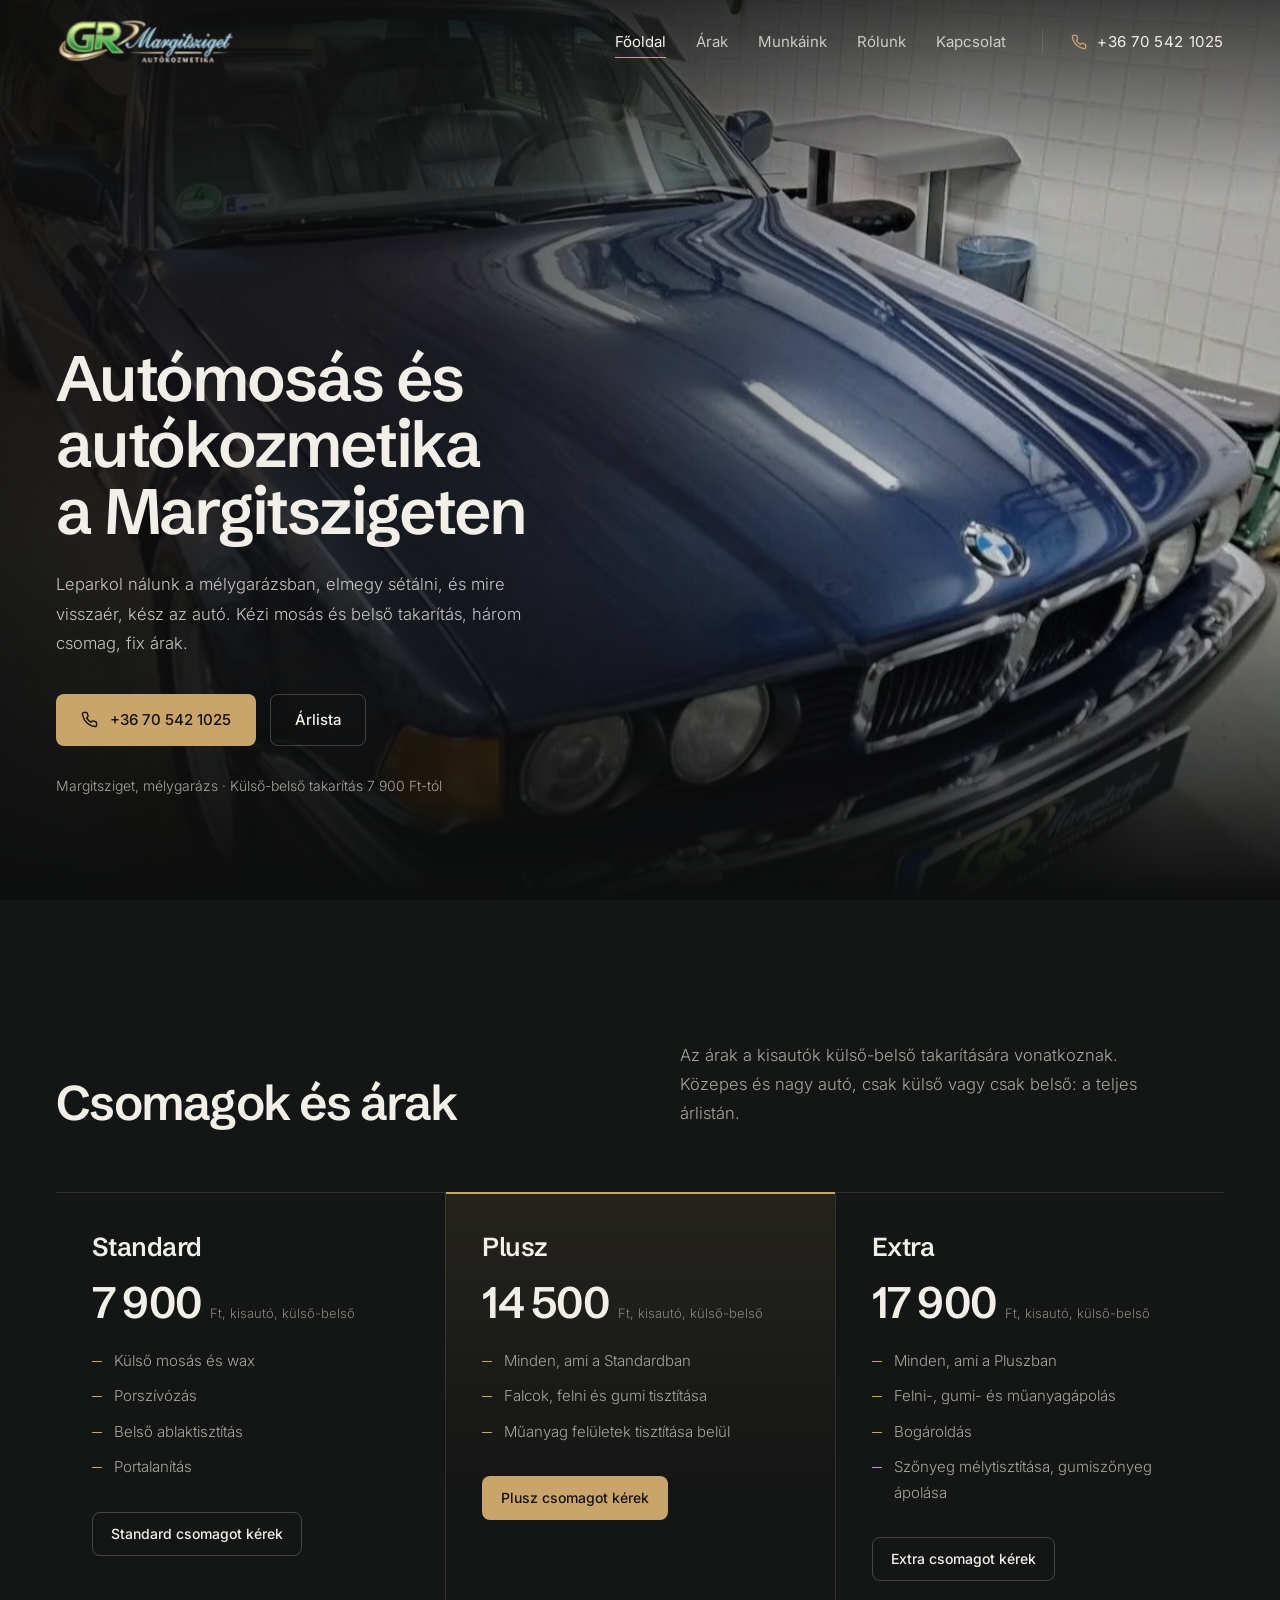
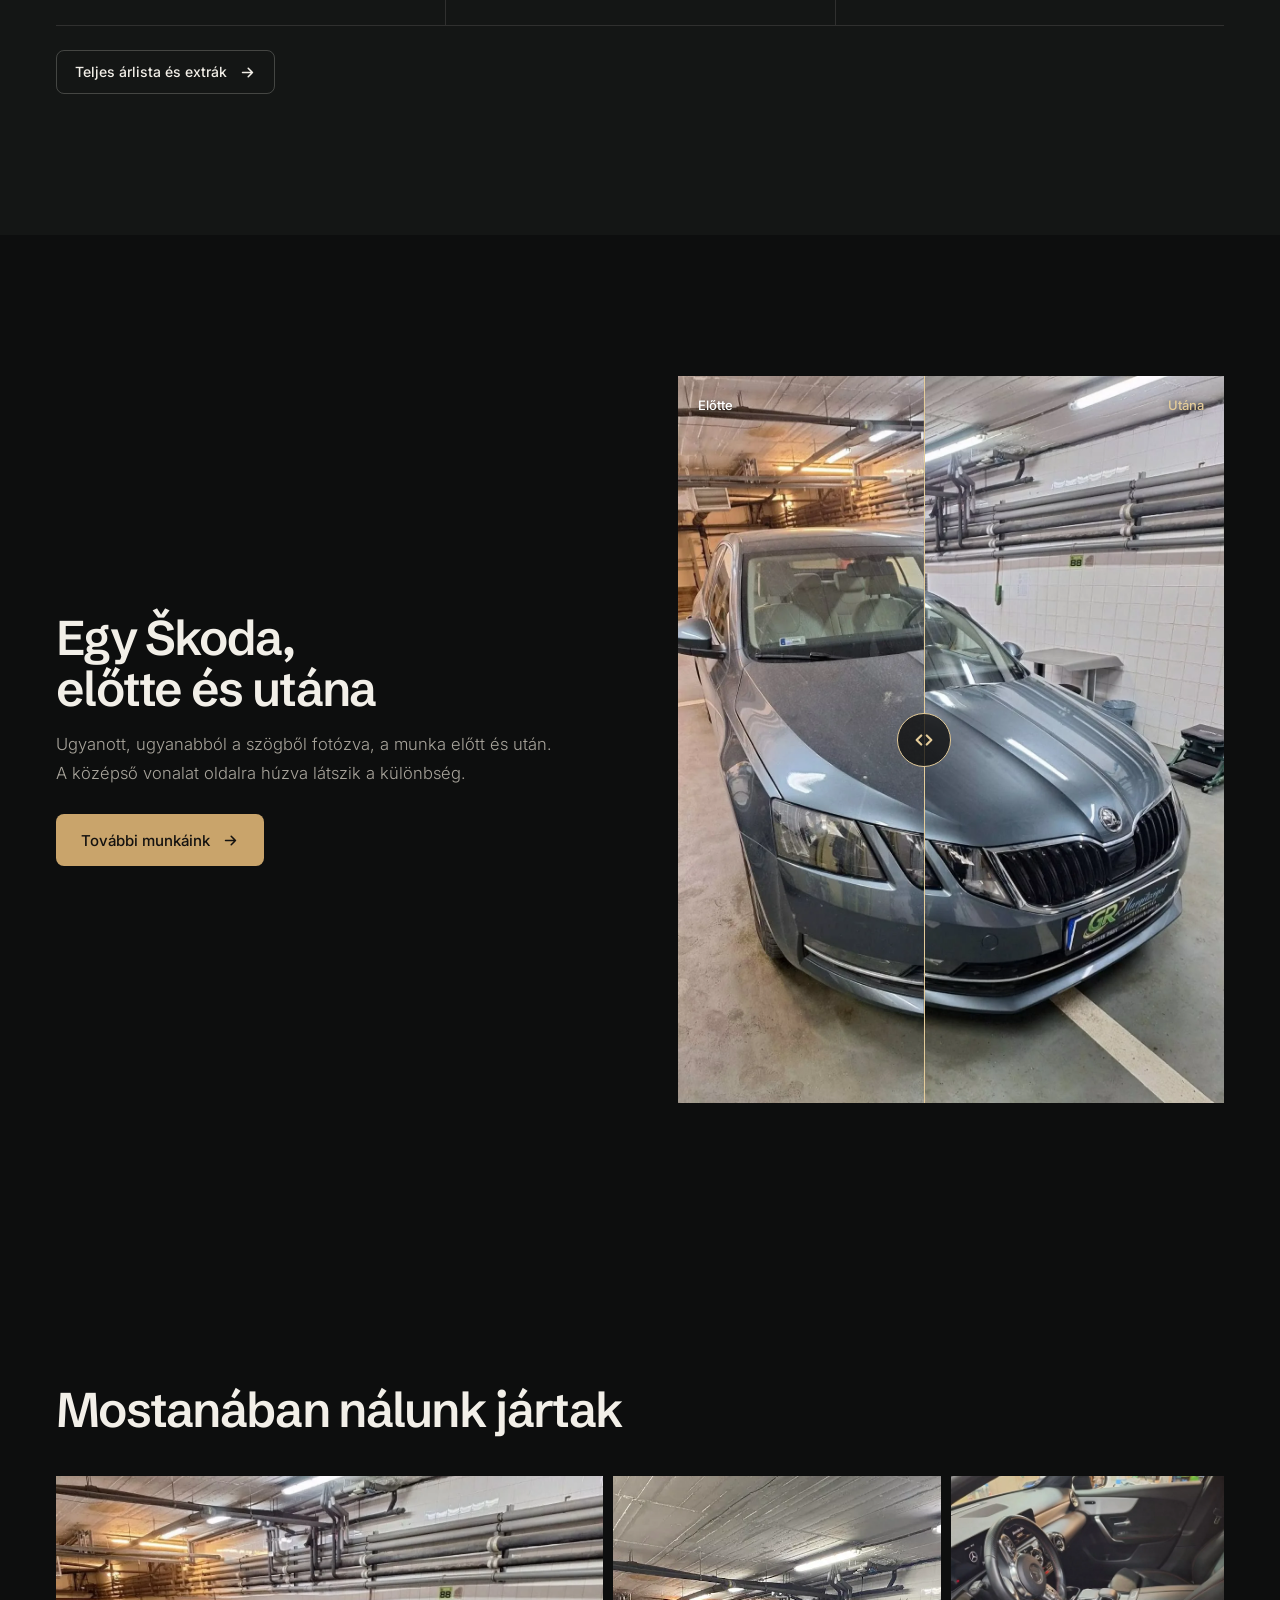
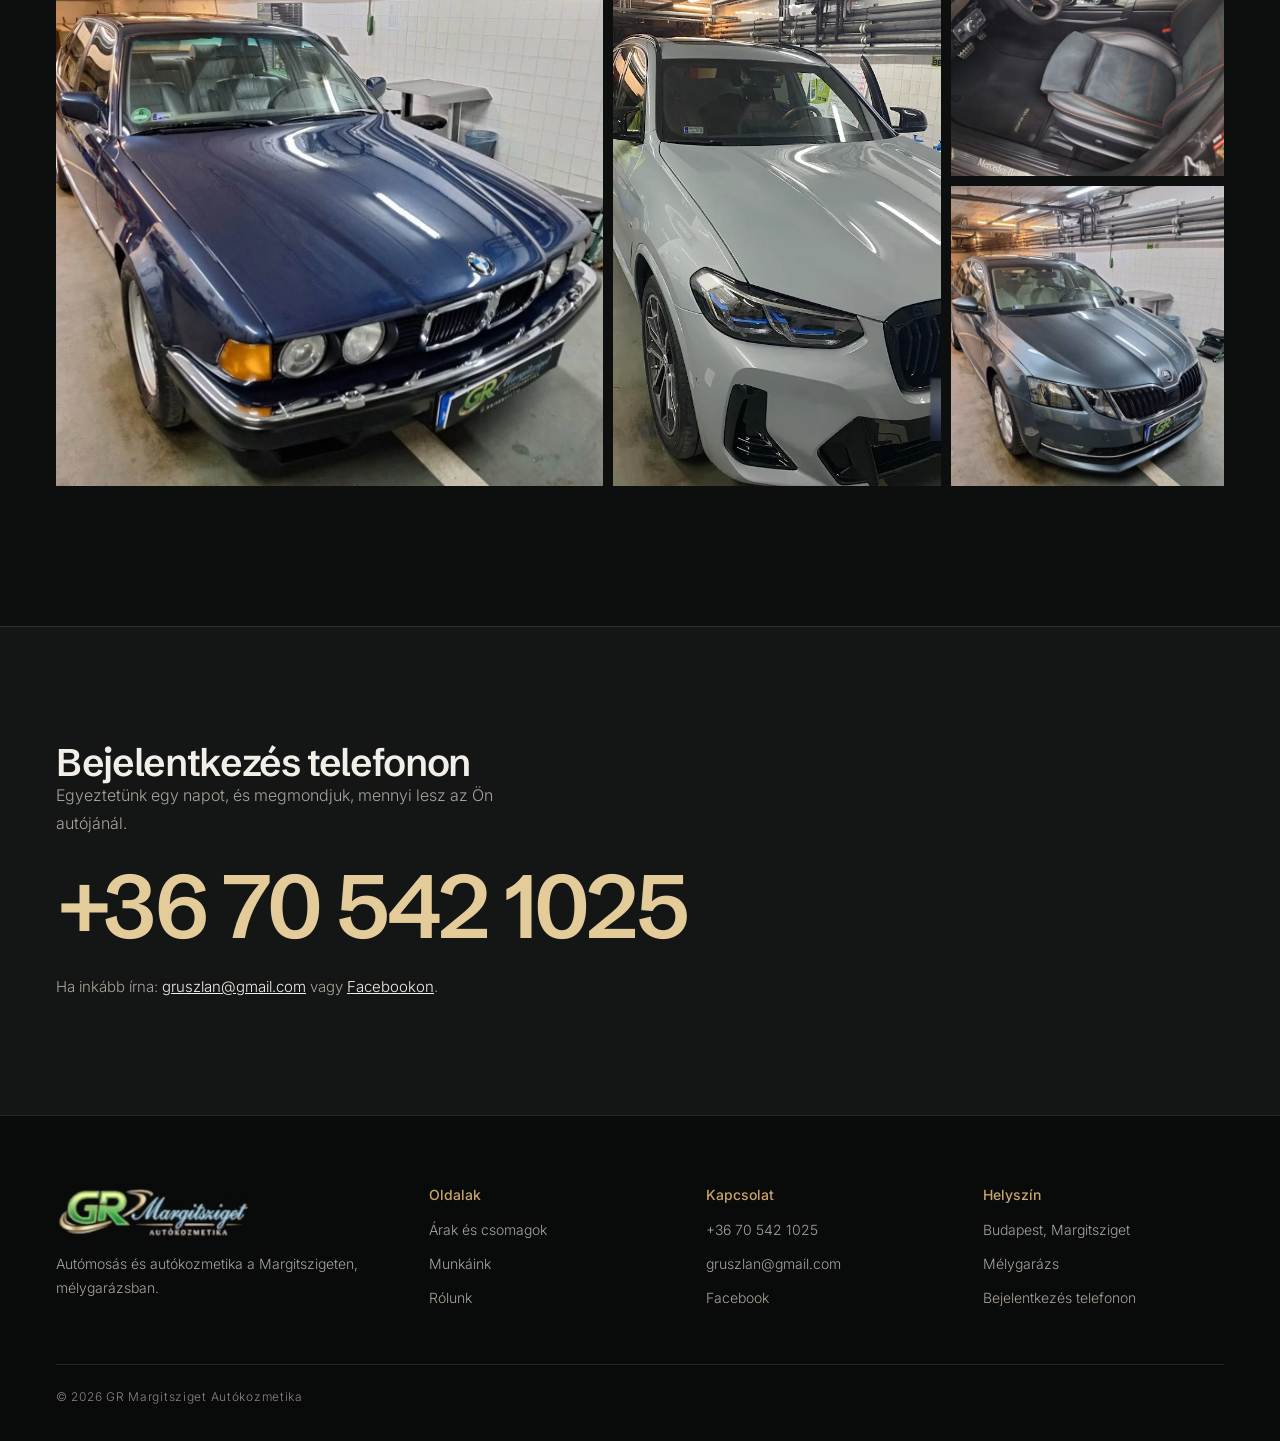
<file: index.html>
<!doctype html>
<html lang="hu">
<head>
<meta charset="utf-8">
<meta name="viewport" content="width=device-width, initial-scale=1">
<title>GR Margitsziget Autókozmetika: autómosás és autókozmetika a Margitszigeten</title>
<meta name="description" content="Kézi autómosás és autókozmetika fedett mélygarázsban a Margitszigeten. Három csomag, fix árak, külső-belső takarítás 7 900 Ft-tól.">
<meta property="og:title" content="GR Margitsziget Autókozmetika: autómosás és autókozmetika a Margitszigeten"><meta property="og:description" content="Kézi autómosás és autókozmetika fedett mélygarázsban a Margitszigeten. Három csomag, fix árak, külső-belső takarítás 7 900 Ft-tól."><meta property="og:type" content="website">
<meta name="theme-color" content="#0d0e0e">
<link rel="icon" href="favicon.svg" type="image/svg+xml">
<link rel="preconnect" href="https://fonts.googleapis.com"><link rel="preconnect" href="https://fonts.gstatic.com" crossorigin>
<link href="https://fonts.googleapis.com/css2?family=Schibsted+Grotesk:wght@500;600&family=Inter:wght@300;400;500&display=swap" rel="stylesheet">
<link rel="stylesheet" href="css/site.css">
</head>
<body>
<a class="skip" href="#top">Ugrás a tartalomra</a>
<header class="nav"><div class="wrap">
  <a class="nav__logo" href="index.html"><img src="img/logo.webp" alt="GR Margitsziget Autókozmetika, főoldal" width="865" height="225"></a>
  <nav class="nav__links" aria-label="Fő menü"><a href="index.html" aria-current="page">Főoldal</a><a href="arak.html">Árak</a><a href="munkaink.html">Munkáink</a><a href="rolunk.html">Rólunk</a><a href="kapcsolat.html">Kapcsolat</a></nav>
  <a class="nav__tel" href="tel:+36705421025"><svg viewBox="0 0 24 24" fill="none" stroke="currentColor" stroke-width="2" stroke-linecap="round" stroke-linejoin="round" aria-hidden="true"><path d="M22 16.9v3a2 2 0 0 1-2.2 2 19.8 19.8 0 0 1-8.6-3.1 19.5 19.5 0 0 1-6-6A19.8 19.8 0 0 1 2.1 4.2 2 2 0 0 1 4.1 2h3a2 2 0 0 1 2 1.7c.1.9.4 1.8.7 2.7a2 2 0 0 1-.5 2.1L8 9.8a16 16 0 0 0 6 6l1.3-1.3a2 2 0 0 1 2.1-.4c.9.3 1.8.6 2.7.7a2 2 0 0 1 1.7 2z"/></svg>+36 70 542 1025</a>
  <button class="nav__toggle" type="button" aria-expanded="false" aria-controls="menu" aria-label="Menü"><svg width="20" height="20" viewBox="0 0 20 20" aria-hidden="true"><path d="M3 6h14M3 14h14" stroke="currentColor" stroke-width="1.8" stroke-linecap="round"/></svg></button>
</div></header>
<nav class="menu" id="menu" aria-label="Mobil menü"><a href="index.html">Főoldal</a><a href="arak.html">Árak</a><a href="munkaink.html">Munkáink</a><a href="rolunk.html">Rólunk</a><a href="kapcsolat.html">Kapcsolat</a><a class="btn btn--green" href="tel:+36705421025"><svg viewBox="0 0 24 24" fill="none" stroke="currentColor" stroke-width="2" stroke-linecap="round" stroke-linejoin="round" aria-hidden="true"><path d="M22 16.9v3a2 2 0 0 1-2.2 2 19.8 19.8 0 0 1-8.6-3.1 19.5 19.5 0 0 1-6-6A19.8 19.8 0 0 1 2.1 4.2 2 2 0 0 1 4.1 2h3a2 2 0 0 1 2 1.7c.1.9.4 1.8.7 2.7a2 2 0 0 1-.5 2.1L8 9.8a16 16 0 0 0 6 6l1.3-1.3a2 2 0 0 1 2.1-.4c.9.3 1.8.6 2.7.7a2 2 0 0 1 1.7 2z"/></svg>Hívás: +36 70 542 1025</a></nav>
<main id="top">
<section class="hero">
  <img class="hero__bg" src="img/bmw-e38.webp" alt="Sötétkék BMW tükörfényes motorháztetővel a mélygarázsban" width="1200" height="1600" fetchpriority="high">
  <div class="wrap"><div class="hero__text">
    <h1 class="rise">Autómosás és autókozmetika a Margitszigeten</h1>
    <p class="lead rise rise-2">Leparkol nálunk a mélygarázsban, elmegy sétálni, és mire visszaér, kész az autó. Kézi mosás és belső takarítás, három csomag, fix árak.</p>
    <div class="btn-row rise rise-3"><a class="btn btn--green" href="tel:+36705421025"><svg viewBox="0 0 24 24" fill="none" stroke="currentColor" stroke-width="2" stroke-linecap="round" stroke-linejoin="round" aria-hidden="true"><path d="M22 16.9v3a2 2 0 0 1-2.2 2 19.8 19.8 0 0 1-8.6-3.1 19.5 19.5 0 0 1-6-6A19.8 19.8 0 0 1 2.1 4.2 2 2 0 0 1 4.1 2h3a2 2 0 0 1 2 1.7c.1.9.4 1.8.7 2.7a2 2 0 0 1-.5 2.1L8 9.8a16 16 0 0 0 6 6l1.3-1.3a2 2 0 0 1 2.1-.4c.9.3 1.8.6 2.7.7a2 2 0 0 1 1.7 2z"/></svg>+36 70 542 1025</a><a class="btn btn--line" href="arak.html">Árlista</a></div>
    <p class="hero__line rise rise-4">Margitsziget, mélygarázs · Külső-belső takarítás 7&nbsp;900&nbsp;Ft-tól</p>
  </div></div>
</section>

<section class="sec sec--white" id="csomagok"><div class="wrap">
  <div class="head"><div><h2>Csomagok és árak</h2></div>
  <p class="lead">Az árak a kisautók külső-belső takarítására vonatkoznak. Közepes és nagy autó, csak külső vagy csak belső: a teljes árlistán.</p></div>
  <div class="packs">
<article class="pack">
  <p class="pack__name">Standard</p>
  <div class="pack__price"><b>7&nbsp;900</b><span>Ft, kisautó, külső-belső</span></div>
  <ul><li>Külső mosás és wax</li><li>Porszívózás</li><li>Belső ablaktisztítás</li><li>Portalanítás</li></ul>
  <a class="btn btn--line btn--sm" href="kapcsolat.html#csomag-standard">Standard csomagot kérek</a>
</article>
<article class="pack pack--hot">
  <p class="pack__name">Plusz</p>
  <div class="pack__price"><b>14&nbsp;500</b><span>Ft, kisautó, külső-belső</span></div>
  <ul><li>Minden, ami a Standardban</li><li>Falcok, felni és gumi tisztítása</li><li>Műanyag felületek tisztítása belül</li></ul>
  <a class="btn btn--green btn--sm" href="kapcsolat.html#csomag-plusz">Plusz csomagot kérek</a>
</article>
<article class="pack">
  <p class="pack__name">Extra</p>
  <div class="pack__price"><b>17&nbsp;900</b><span>Ft, kisautó, külső-belső</span></div>
  <ul><li>Minden, ami a Pluszban</li><li>Felni-, gumi- és műanyagápolás</li><li>Bogároldás</li><li>Szőnyeg mélytisztítása, gumiszőnyeg ápolása</li></ul>
  <a class="btn btn--line btn--sm" href="kapcsolat.html#csomag-extra">Extra csomagot kérek</a>
</article>
  </div>
  <p style="margin-top:24px"><a class="btn btn--line btn--sm" href="arak.html">Teljes árlista és extrák <svg viewBox="0 0 24 24" fill="none" stroke="currentColor" stroke-width="2.2" stroke-linecap="round" stroke-linejoin="round" aria-hidden="true"><path d="M5 12h14M13 6l6 6-6 6"/></svg></a></p>
</div></section>

<section class="sec"><div class="wrap split">
  <div>
    <h2>Egy Škoda, előtte és utána</h2>
    <p class="lead" style="margin-top:16px">Ugyanott, ugyanabból a szögből fotózva, a munka előtt és után. A középső vonalat oldalra húzva látszik a különbség.</p>
    <div class="btn-row" style="margin-top:26px"><a class="btn btn--green" href="munkaink.html">További munkáink <svg viewBox="0 0 24 24" fill="none" stroke="currentColor" stroke-width="2.2" stroke-linecap="round" stroke-linejoin="round" aria-hidden="true"><path d="M5 12h14M13 6l6 6-6 6"/></svg></a></div>
  </div>
  <div class="ba" data-ba>
  <img src="img/skoda-elotte.webp" alt="Szürke Škoda poros motorháztetővel, munka előtt" loading="lazy">
  <img class="ba__after" src="img/skoda-utana.webp" alt="Ugyanaz a Škoda tisztán és fényesen, munka után" loading="lazy">
  <span class="ba__tag ba__tag--l">Előtte</span><span class="ba__tag ba__tag--r">Utána</span>
  <span class="ba__line" aria-hidden="true"><span class="ba__knob"><svg viewBox="0 0 24 24" fill="none" stroke="currentColor" stroke-width="2.4" stroke-linecap="round" stroke-linejoin="round" aria-hidden="true"><path d="M9 7l-5 5 5 5M15 7l5 5-5 5"/></svg></span></span>
  <input type="range" min="0" max="100" value="50" aria-label="Előtte és utána összehasonlítás">
</div>
</div></section>

<section class="sec"><div class="wrap">
  <h2 style="margin-bottom:40px">Mostanában nálunk jártak</h2>
  <div class="gallery">
    <a class="photo" href="munkaink.html"><img src="img/bmw-e38.webp" alt="Sötétkék klasszikus BMW elölről, fényes fényezéssel" loading="lazy"></a>
    <a class="photo" href="munkaink.html"><img src="img/bmw-x3.webp" alt="Szürke BMW terepjáró a mélygarázsban, fényes motorháztetővel" loading="lazy"></a>
    <a class="photo" href="munkaink.html"><img src="img/mercedes-utana.webp" alt="Kitakarított Mercedes utastér fekete-piros ülésekkel" loading="lazy"></a>
    <a class="photo" href="munkaink.html"><img src="img/skoda-utana.webp" alt="Tiszta szürke Škoda a mélygarázsban" loading="lazy"></a>
  </div>
</div></section>
</main>
<section class="cta"><div class="wrap">
  <div><h2>Bejelentkezés telefonon</h2><p>Egyeztetünk egy napot, és megmondjuk, mennyi lesz az Ön autójánál.</p></div>
  <a class="cta__tel" href="tel:+36705421025">+36 70 542 1025</a>
  <p class="cta__alt">Ha inkább írna: <a href="mailto:gruszlan@gmail.com">gruszlan@gmail.com</a> vagy <a href="https://www.facebook.com/grmargitsziget" rel="noopener">Facebookon</a>.</p>
</div></section>
<footer class="foot"><div class="wrap">
  <div><img src="img/logo.webp" alt="GR Margitsziget Autókozmetika" width="865" height="225" loading="lazy"><p style="margin-top:14px;max-width:34ch">Autómosás és autókozmetika a Margitszigeten, mélygarázsban.</p></div>
  <div><h4>Oldalak</h4><ul><li><a href="arak.html">Árak és csomagok</a></li><li><a href="munkaink.html">Munkáink</a></li><li><a href="rolunk.html">Rólunk</a></li></ul></div>
  <div><h4>Kapcsolat</h4><ul><li><a href="tel:+36705421025">+36 70 542 1025</a></li><li><a href="mailto:gruszlan@gmail.com">gruszlan@gmail.com</a></li><li><a href="https://www.facebook.com/grmargitsziget" rel="noopener">Facebook</a></li></ul></div>
  <div><h4>Helyszín</h4><ul><li>Budapest, Margitsziget</li><li>Mélygarázs</li><li>Bejelentkezés telefonon</li></ul></div>
  <p class="foot__legal">© 2026 GR Margitsziget Autókozmetika</p>
</div></footer>
<div class="callbar"><a class="btn btn--green" href="tel:+36705421025"><svg viewBox="0 0 24 24" fill="none" stroke="currentColor" stroke-width="2" stroke-linecap="round" stroke-linejoin="round" aria-hidden="true"><path d="M22 16.9v3a2 2 0 0 1-2.2 2 19.8 19.8 0 0 1-8.6-3.1 19.5 19.5 0 0 1-6-6A19.8 19.8 0 0 1 2.1 4.2 2 2 0 0 1 4.1 2h3a2 2 0 0 1 2 1.7c.1.9.4 1.8.7 2.7a2 2 0 0 1-.5 2.1L8 9.8a16 16 0 0 0 6 6l1.3-1.3a2 2 0 0 1 2.1-.4c.9.3 1.8.6 2.7.7a2 2 0 0 1 1.7 2z"/></svg>Hívás</a><a class="btn btn--line" href="kapcsolat.html">Időpont</a></div>
<script src="js/site.js"></script>
<script src="js/ba.js"></script>
</body>
</html>
</file>
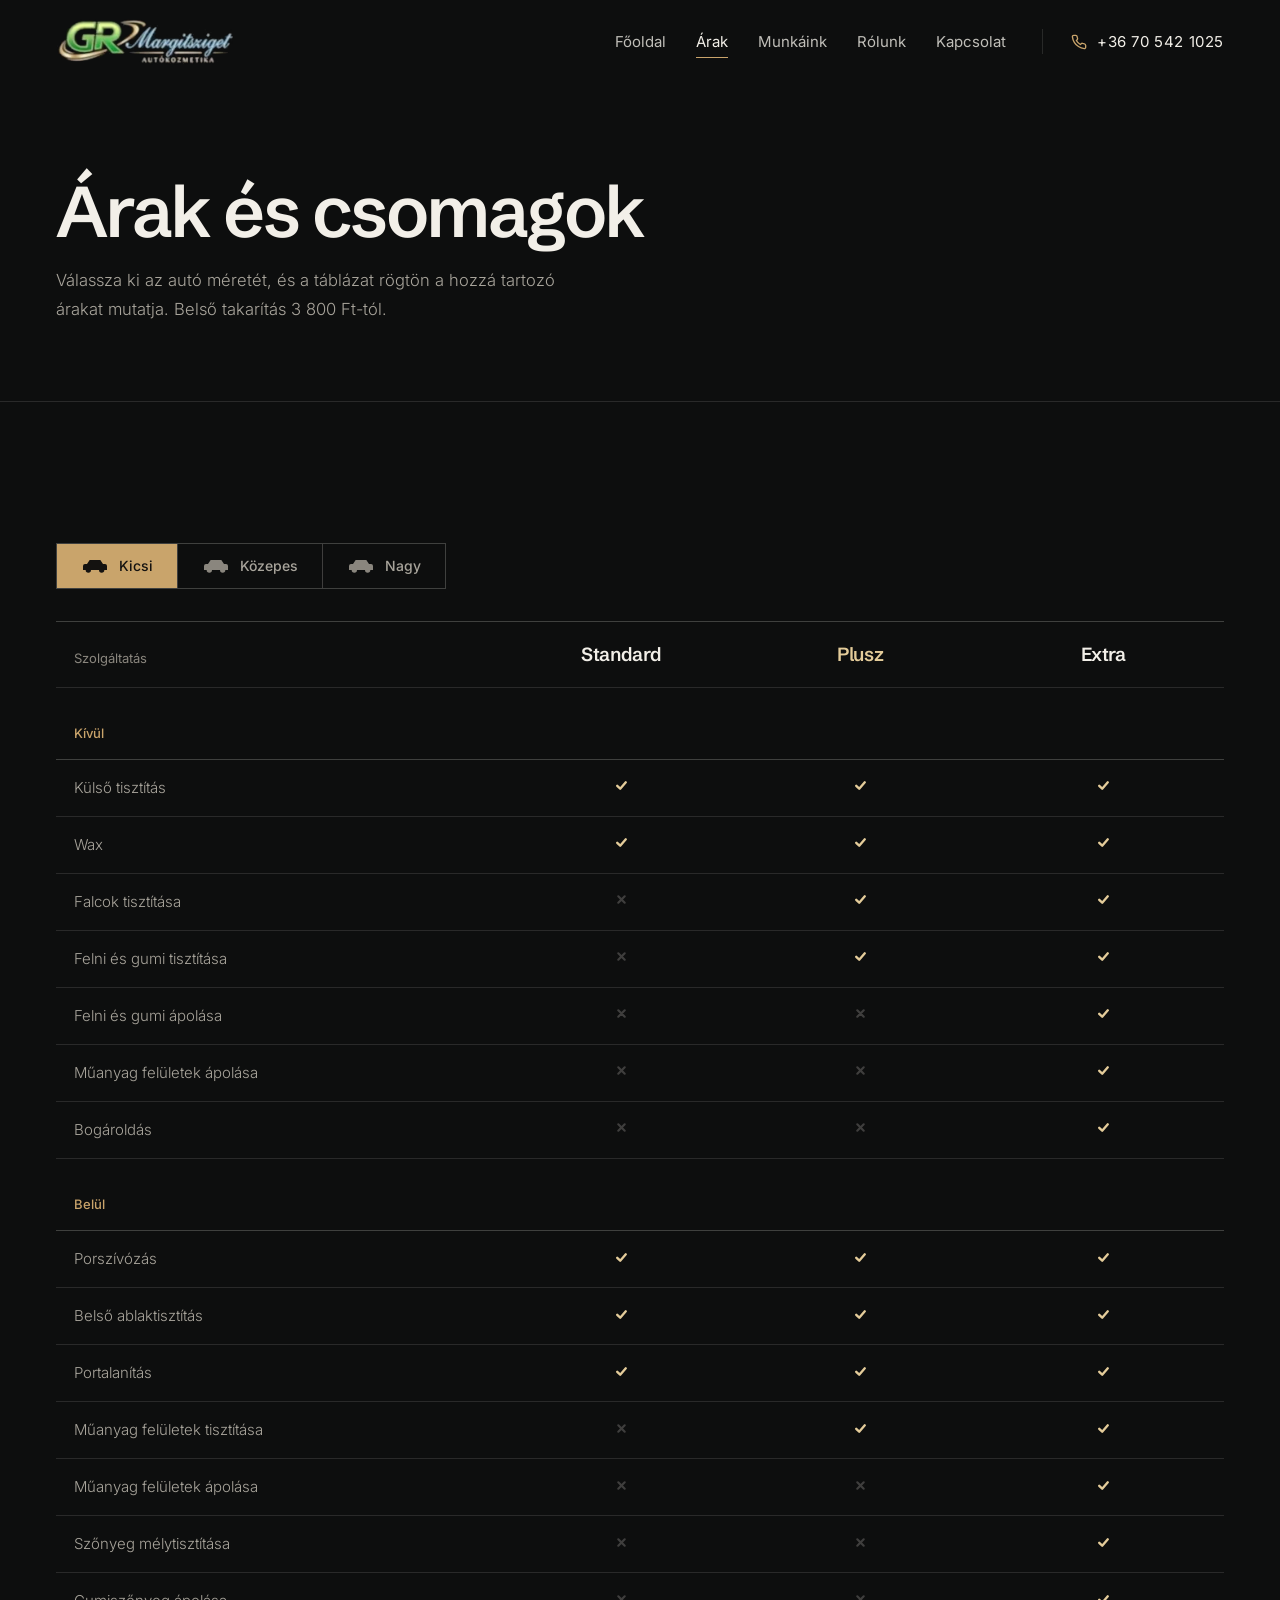
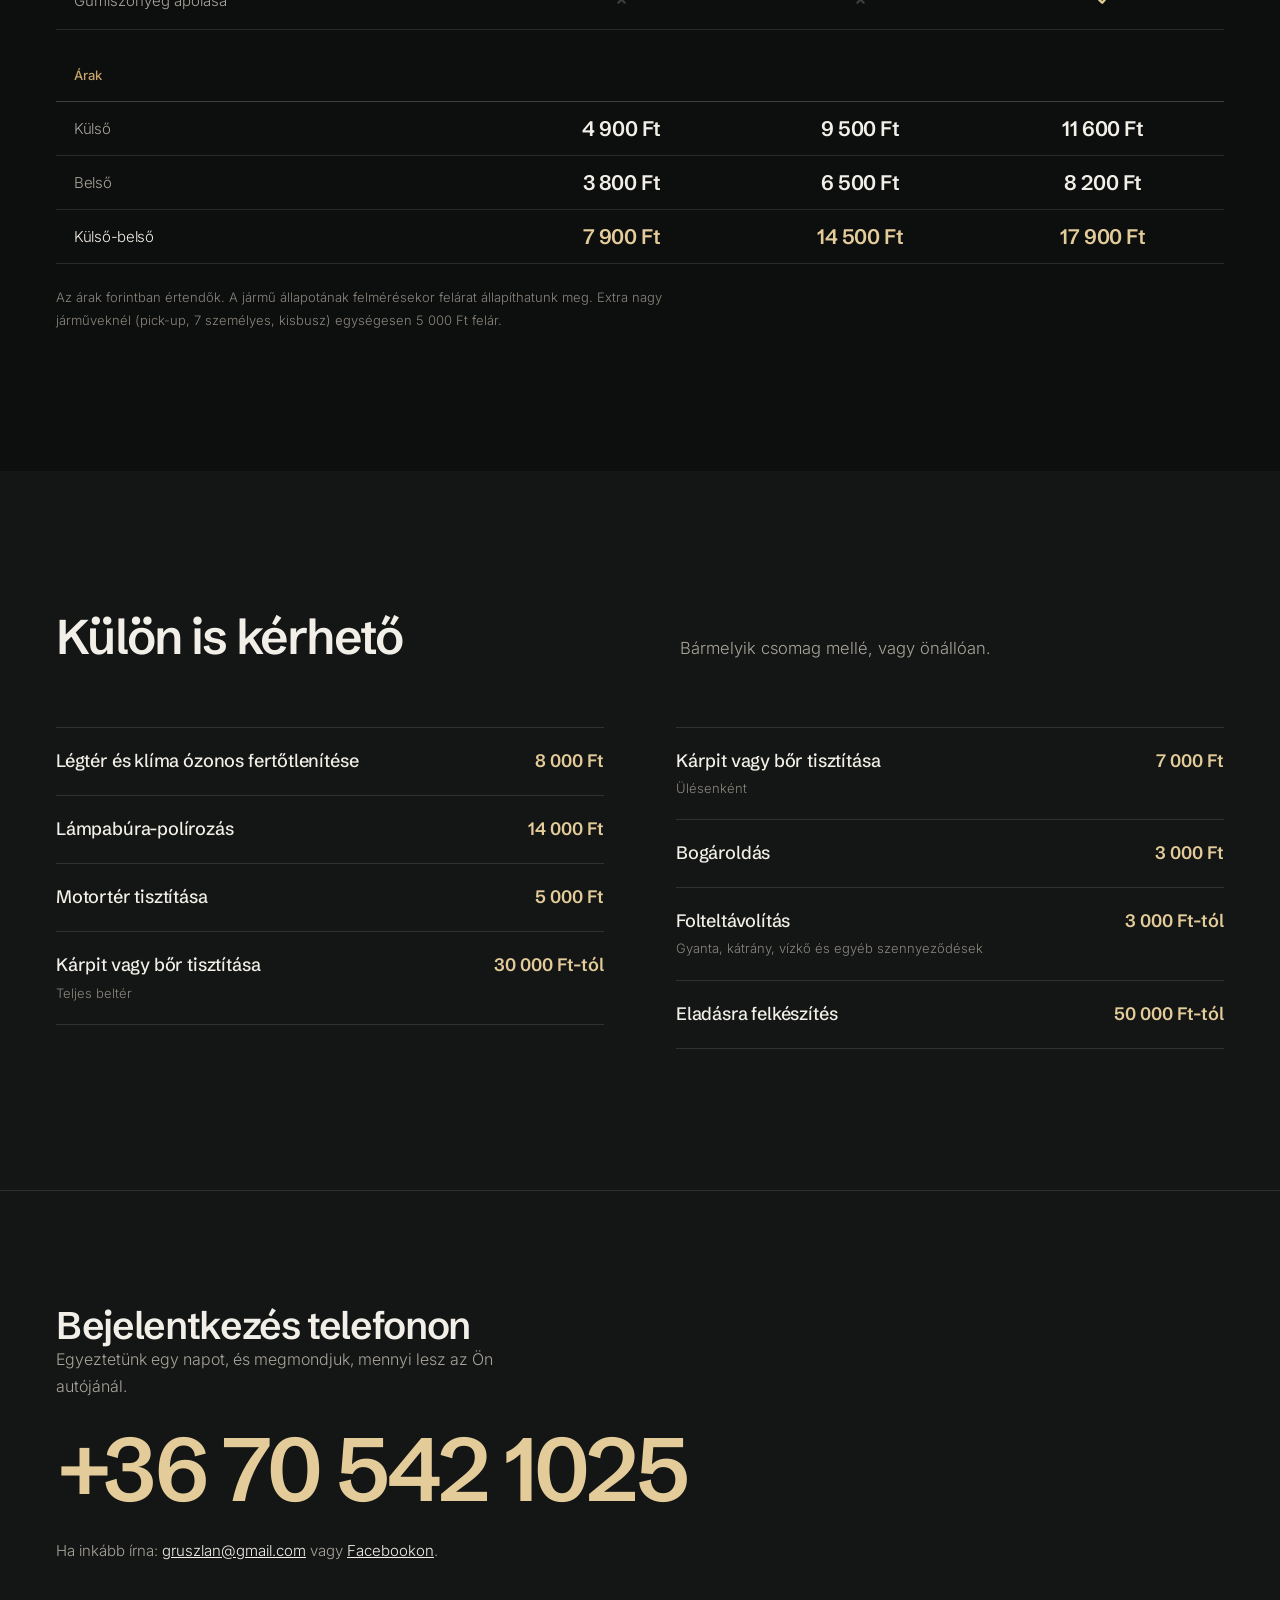
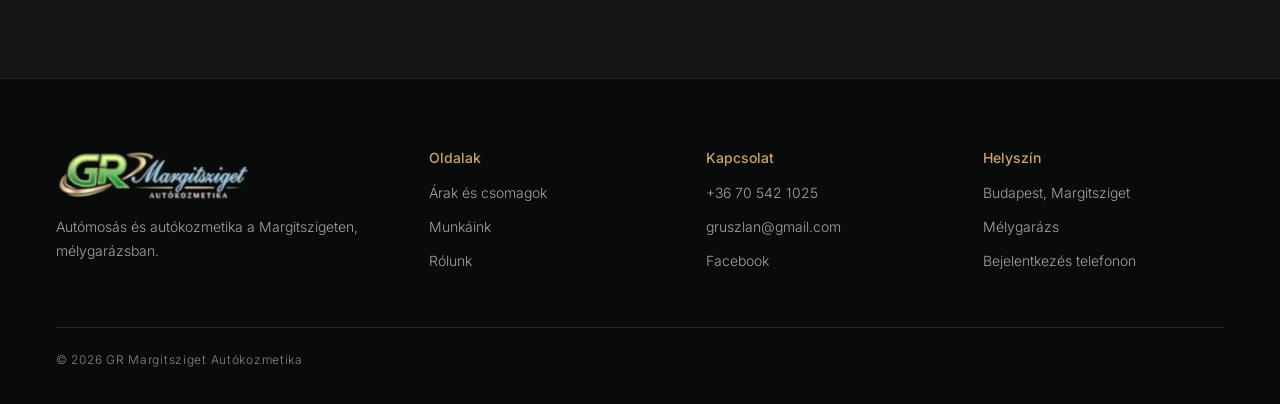
<file: arak.html>
<!doctype html>
<html lang="hu">
<head>
<meta charset="utf-8">
<meta name="viewport" content="width=device-width, initial-scale=1">
<title>Árak és csomagok | GR Margitsziget Autókozmetika</title>
<meta name="description" content="Standard, Plusz és Extra csomag kis, közepes és nagy autóra, külső, belső vagy külső-belső takarítással, plusz extrák fix áron.">
<meta property="og:title" content="Árak és csomagok | GR Margitsziget Autókozmetika"><meta property="og:description" content="Standard, Plusz és Extra csomag kis, közepes és nagy autóra, külső, belső vagy külső-belső takarítással, plusz extrák fix áron."><meta property="og:type" content="website">
<meta name="theme-color" content="#0d0e0e">
<link rel="icon" href="favicon.svg" type="image/svg+xml">
<link rel="preconnect" href="https://fonts.googleapis.com"><link rel="preconnect" href="https://fonts.gstatic.com" crossorigin>
<link href="https://fonts.googleapis.com/css2?family=Schibsted+Grotesk:wght@500;600&family=Inter:wght@300;400;500&display=swap" rel="stylesheet">
<link rel="stylesheet" href="css/site.css">
</head>
<body>
<a class="skip" href="#top">Ugrás a tartalomra</a>
<header class="nav"><div class="wrap">
  <a class="nav__logo" href="index.html"><img src="img/logo.webp" alt="GR Margitsziget Autókozmetika, főoldal" width="865" height="225"></a>
  <nav class="nav__links" aria-label="Fő menü"><a href="index.html">Főoldal</a><a href="arak.html" aria-current="page">Árak</a><a href="munkaink.html">Munkáink</a><a href="rolunk.html">Rólunk</a><a href="kapcsolat.html">Kapcsolat</a></nav>
  <a class="nav__tel" href="tel:+36705421025"><svg viewBox="0 0 24 24" fill="none" stroke="currentColor" stroke-width="2" stroke-linecap="round" stroke-linejoin="round" aria-hidden="true"><path d="M22 16.9v3a2 2 0 0 1-2.2 2 19.8 19.8 0 0 1-8.6-3.1 19.5 19.5 0 0 1-6-6A19.8 19.8 0 0 1 2.1 4.2 2 2 0 0 1 4.1 2h3a2 2 0 0 1 2 1.7c.1.9.4 1.8.7 2.7a2 2 0 0 1-.5 2.1L8 9.8a16 16 0 0 0 6 6l1.3-1.3a2 2 0 0 1 2.1-.4c.9.3 1.8.6 2.7.7a2 2 0 0 1 1.7 2z"/></svg>+36 70 542 1025</a>
  <button class="nav__toggle" type="button" aria-expanded="false" aria-controls="menu" aria-label="Menü"><svg width="20" height="20" viewBox="0 0 20 20" aria-hidden="true"><path d="M3 6h14M3 14h14" stroke="currentColor" stroke-width="1.8" stroke-linecap="round"/></svg></button>
</div></header>
<nav class="menu" id="menu" aria-label="Mobil menü"><a href="index.html">Főoldal</a><a href="arak.html">Árak</a><a href="munkaink.html">Munkáink</a><a href="rolunk.html">Rólunk</a><a href="kapcsolat.html">Kapcsolat</a><a class="btn btn--green" href="tel:+36705421025"><svg viewBox="0 0 24 24" fill="none" stroke="currentColor" stroke-width="2" stroke-linecap="round" stroke-linejoin="round" aria-hidden="true"><path d="M22 16.9v3a2 2 0 0 1-2.2 2 19.8 19.8 0 0 1-8.6-3.1 19.5 19.5 0 0 1-6-6A19.8 19.8 0 0 1 2.1 4.2 2 2 0 0 1 4.1 2h3a2 2 0 0 1 2 1.7c.1.9.4 1.8.7 2.7a2 2 0 0 1-.5 2.1L8 9.8a16 16 0 0 0 6 6l1.3-1.3a2 2 0 0 1 2.1-.4c.9.3 1.8.6 2.7.7a2 2 0 0 1 1.7 2z"/></svg>Hívás: +36 70 542 1025</a></nav>
<main id="top">
<section class="page-hero"><div class="wrap"><h1>Árak és csomagok</h1>
  <p class="lead">Válassza ki az autó méretét, és a táblázat rögtön a hozzá tartozó árakat mutatja. Belső takarítás 3&nbsp;800&nbsp;Ft-tól.</p>
</div></section>
<section class="sec"><div class="wrap">
  <div class="sizes" role="group" aria-label="Autó mérete"><button type="button" data-size="kicsi" aria-pressed="true"><svg viewBox="0 0 40 24" fill="currentColor" aria-hidden="true"><path d="M8 9l4-6h16l4 6h3a3 3 0 0 1 3 3v6h-4a4 4 0 0 1-8 0H14a4 4 0 0 1-8 0H2v-6a3 3 0 0 1 3-3z"/></svg>Kicsi</button><button type="button" data-size="kozepes" aria-pressed="false"><svg viewBox="0 0 40 24" fill="currentColor" aria-hidden="true"><path d="M8 9l4-6h16l4 6h3a3 3 0 0 1 3 3v6h-4a4 4 0 0 1-8 0H14a4 4 0 0 1-8 0H2v-6a3 3 0 0 1 3-3z"/></svg>Közepes</button><button type="button" data-size="nagy" aria-pressed="false"><svg viewBox="0 0 40 24" fill="currentColor" aria-hidden="true"><path d="M8 9l4-6h16l4 6h3a3 3 0 0 1 3 3v6h-4a4 4 0 0 1-8 0H14a4 4 0 0 1-8 0H2v-6a3 3 0 0 1 3-3z"/></svg>Nagy</button></div>
  <div class="board"><table>
    <caption class="sr-only">Csomagok tartalma és árai a választott autóméretre</caption>
    <thead><tr><th scope="col">Szolgáltatás</th><th scope="col">Standard</th><th scope="col" class="hot">Plusz</th><th scope="col">Extra</th></tr></thead>
    <tbody>
<tr class="group"><td colspan="4">Kívül</td></tr>
<tr><td>Külső tisztítás</td><td><span class="yes" role="img" aria-label="Benne van"><svg viewBox="0 0 14 14" aria-hidden="true"><path d="M3 7.3 5.8 10 11 4" fill="none" stroke="currentColor" stroke-width="2.2" stroke-linecap="round" stroke-linejoin="round"/></svg></span></td><td><span class="yes" role="img" aria-label="Benne van"><svg viewBox="0 0 14 14" aria-hidden="true"><path d="M3 7.3 5.8 10 11 4" fill="none" stroke="currentColor" stroke-width="2.2" stroke-linecap="round" stroke-linejoin="round"/></svg></span></td><td><span class="yes" role="img" aria-label="Benne van"><svg viewBox="0 0 14 14" aria-hidden="true"><path d="M3 7.3 5.8 10 11 4" fill="none" stroke="currentColor" stroke-width="2.2" stroke-linecap="round" stroke-linejoin="round"/></svg></span></td></tr>
<tr><td>Wax</td><td><span class="yes" role="img" aria-label="Benne van"><svg viewBox="0 0 14 14" aria-hidden="true"><path d="M3 7.3 5.8 10 11 4" fill="none" stroke="currentColor" stroke-width="2.2" stroke-linecap="round" stroke-linejoin="round"/></svg></span></td><td><span class="yes" role="img" aria-label="Benne van"><svg viewBox="0 0 14 14" aria-hidden="true"><path d="M3 7.3 5.8 10 11 4" fill="none" stroke="currentColor" stroke-width="2.2" stroke-linecap="round" stroke-linejoin="round"/></svg></span></td><td><span class="yes" role="img" aria-label="Benne van"><svg viewBox="0 0 14 14" aria-hidden="true"><path d="M3 7.3 5.8 10 11 4" fill="none" stroke="currentColor" stroke-width="2.2" stroke-linecap="round" stroke-linejoin="round"/></svg></span></td></tr>
<tr><td>Falcok tisztítása</td><td><span class="no" role="img" aria-label="Nincs benne"><svg viewBox="0 0 14 14" aria-hidden="true"><path d="M4 4l6 6M10 4l-6 6" fill="none" stroke="currentColor" stroke-width="2" stroke-linecap="round"/></svg></span></td><td><span class="yes" role="img" aria-label="Benne van"><svg viewBox="0 0 14 14" aria-hidden="true"><path d="M3 7.3 5.8 10 11 4" fill="none" stroke="currentColor" stroke-width="2.2" stroke-linecap="round" stroke-linejoin="round"/></svg></span></td><td><span class="yes" role="img" aria-label="Benne van"><svg viewBox="0 0 14 14" aria-hidden="true"><path d="M3 7.3 5.8 10 11 4" fill="none" stroke="currentColor" stroke-width="2.2" stroke-linecap="round" stroke-linejoin="round"/></svg></span></td></tr>
<tr><td>Felni és gumi tisztítása</td><td><span class="no" role="img" aria-label="Nincs benne"><svg viewBox="0 0 14 14" aria-hidden="true"><path d="M4 4l6 6M10 4l-6 6" fill="none" stroke="currentColor" stroke-width="2" stroke-linecap="round"/></svg></span></td><td><span class="yes" role="img" aria-label="Benne van"><svg viewBox="0 0 14 14" aria-hidden="true"><path d="M3 7.3 5.8 10 11 4" fill="none" stroke="currentColor" stroke-width="2.2" stroke-linecap="round" stroke-linejoin="round"/></svg></span></td><td><span class="yes" role="img" aria-label="Benne van"><svg viewBox="0 0 14 14" aria-hidden="true"><path d="M3 7.3 5.8 10 11 4" fill="none" stroke="currentColor" stroke-width="2.2" stroke-linecap="round" stroke-linejoin="round"/></svg></span></td></tr>
<tr><td>Felni és gumi ápolása</td><td><span class="no" role="img" aria-label="Nincs benne"><svg viewBox="0 0 14 14" aria-hidden="true"><path d="M4 4l6 6M10 4l-6 6" fill="none" stroke="currentColor" stroke-width="2" stroke-linecap="round"/></svg></span></td><td><span class="no" role="img" aria-label="Nincs benne"><svg viewBox="0 0 14 14" aria-hidden="true"><path d="M4 4l6 6M10 4l-6 6" fill="none" stroke="currentColor" stroke-width="2" stroke-linecap="round"/></svg></span></td><td><span class="yes" role="img" aria-label="Benne van"><svg viewBox="0 0 14 14" aria-hidden="true"><path d="M3 7.3 5.8 10 11 4" fill="none" stroke="currentColor" stroke-width="2.2" stroke-linecap="round" stroke-linejoin="round"/></svg></span></td></tr>
<tr><td>Műanyag felületek ápolása</td><td><span class="no" role="img" aria-label="Nincs benne"><svg viewBox="0 0 14 14" aria-hidden="true"><path d="M4 4l6 6M10 4l-6 6" fill="none" stroke="currentColor" stroke-width="2" stroke-linecap="round"/></svg></span></td><td><span class="no" role="img" aria-label="Nincs benne"><svg viewBox="0 0 14 14" aria-hidden="true"><path d="M4 4l6 6M10 4l-6 6" fill="none" stroke="currentColor" stroke-width="2" stroke-linecap="round"/></svg></span></td><td><span class="yes" role="img" aria-label="Benne van"><svg viewBox="0 0 14 14" aria-hidden="true"><path d="M3 7.3 5.8 10 11 4" fill="none" stroke="currentColor" stroke-width="2.2" stroke-linecap="round" stroke-linejoin="round"/></svg></span></td></tr>
<tr><td>Bogároldás</td><td><span class="no" role="img" aria-label="Nincs benne"><svg viewBox="0 0 14 14" aria-hidden="true"><path d="M4 4l6 6M10 4l-6 6" fill="none" stroke="currentColor" stroke-width="2" stroke-linecap="round"/></svg></span></td><td><span class="no" role="img" aria-label="Nincs benne"><svg viewBox="0 0 14 14" aria-hidden="true"><path d="M4 4l6 6M10 4l-6 6" fill="none" stroke="currentColor" stroke-width="2" stroke-linecap="round"/></svg></span></td><td><span class="yes" role="img" aria-label="Benne van"><svg viewBox="0 0 14 14" aria-hidden="true"><path d="M3 7.3 5.8 10 11 4" fill="none" stroke="currentColor" stroke-width="2.2" stroke-linecap="round" stroke-linejoin="round"/></svg></span></td></tr>
<tr class="group"><td colspan="4">Belül</td></tr>
<tr><td>Porszívózás</td><td><span class="yes" role="img" aria-label="Benne van"><svg viewBox="0 0 14 14" aria-hidden="true"><path d="M3 7.3 5.8 10 11 4" fill="none" stroke="currentColor" stroke-width="2.2" stroke-linecap="round" stroke-linejoin="round"/></svg></span></td><td><span class="yes" role="img" aria-label="Benne van"><svg viewBox="0 0 14 14" aria-hidden="true"><path d="M3 7.3 5.8 10 11 4" fill="none" stroke="currentColor" stroke-width="2.2" stroke-linecap="round" stroke-linejoin="round"/></svg></span></td><td><span class="yes" role="img" aria-label="Benne van"><svg viewBox="0 0 14 14" aria-hidden="true"><path d="M3 7.3 5.8 10 11 4" fill="none" stroke="currentColor" stroke-width="2.2" stroke-linecap="round" stroke-linejoin="round"/></svg></span></td></tr>
<tr><td>Belső ablaktisztítás</td><td><span class="yes" role="img" aria-label="Benne van"><svg viewBox="0 0 14 14" aria-hidden="true"><path d="M3 7.3 5.8 10 11 4" fill="none" stroke="currentColor" stroke-width="2.2" stroke-linecap="round" stroke-linejoin="round"/></svg></span></td><td><span class="yes" role="img" aria-label="Benne van"><svg viewBox="0 0 14 14" aria-hidden="true"><path d="M3 7.3 5.8 10 11 4" fill="none" stroke="currentColor" stroke-width="2.2" stroke-linecap="round" stroke-linejoin="round"/></svg></span></td><td><span class="yes" role="img" aria-label="Benne van"><svg viewBox="0 0 14 14" aria-hidden="true"><path d="M3 7.3 5.8 10 11 4" fill="none" stroke="currentColor" stroke-width="2.2" stroke-linecap="round" stroke-linejoin="round"/></svg></span></td></tr>
<tr><td>Portalanítás</td><td><span class="yes" role="img" aria-label="Benne van"><svg viewBox="0 0 14 14" aria-hidden="true"><path d="M3 7.3 5.8 10 11 4" fill="none" stroke="currentColor" stroke-width="2.2" stroke-linecap="round" stroke-linejoin="round"/></svg></span></td><td><span class="yes" role="img" aria-label="Benne van"><svg viewBox="0 0 14 14" aria-hidden="true"><path d="M3 7.3 5.8 10 11 4" fill="none" stroke="currentColor" stroke-width="2.2" stroke-linecap="round" stroke-linejoin="round"/></svg></span></td><td><span class="yes" role="img" aria-label="Benne van"><svg viewBox="0 0 14 14" aria-hidden="true"><path d="M3 7.3 5.8 10 11 4" fill="none" stroke="currentColor" stroke-width="2.2" stroke-linecap="round" stroke-linejoin="round"/></svg></span></td></tr>
<tr><td>Műanyag felületek tisztítása</td><td><span class="no" role="img" aria-label="Nincs benne"><svg viewBox="0 0 14 14" aria-hidden="true"><path d="M4 4l6 6M10 4l-6 6" fill="none" stroke="currentColor" stroke-width="2" stroke-linecap="round"/></svg></span></td><td><span class="yes" role="img" aria-label="Benne van"><svg viewBox="0 0 14 14" aria-hidden="true"><path d="M3 7.3 5.8 10 11 4" fill="none" stroke="currentColor" stroke-width="2.2" stroke-linecap="round" stroke-linejoin="round"/></svg></span></td><td><span class="yes" role="img" aria-label="Benne van"><svg viewBox="0 0 14 14" aria-hidden="true"><path d="M3 7.3 5.8 10 11 4" fill="none" stroke="currentColor" stroke-width="2.2" stroke-linecap="round" stroke-linejoin="round"/></svg></span></td></tr>
<tr><td>Műanyag felületek ápolása</td><td><span class="no" role="img" aria-label="Nincs benne"><svg viewBox="0 0 14 14" aria-hidden="true"><path d="M4 4l6 6M10 4l-6 6" fill="none" stroke="currentColor" stroke-width="2" stroke-linecap="round"/></svg></span></td><td><span class="no" role="img" aria-label="Nincs benne"><svg viewBox="0 0 14 14" aria-hidden="true"><path d="M4 4l6 6M10 4l-6 6" fill="none" stroke="currentColor" stroke-width="2" stroke-linecap="round"/></svg></span></td><td><span class="yes" role="img" aria-label="Benne van"><svg viewBox="0 0 14 14" aria-hidden="true"><path d="M3 7.3 5.8 10 11 4" fill="none" stroke="currentColor" stroke-width="2.2" stroke-linecap="round" stroke-linejoin="round"/></svg></span></td></tr>
<tr><td>Szőnyeg mélytisztítása</td><td><span class="no" role="img" aria-label="Nincs benne"><svg viewBox="0 0 14 14" aria-hidden="true"><path d="M4 4l6 6M10 4l-6 6" fill="none" stroke="currentColor" stroke-width="2" stroke-linecap="round"/></svg></span></td><td><span class="no" role="img" aria-label="Nincs benne"><svg viewBox="0 0 14 14" aria-hidden="true"><path d="M4 4l6 6M10 4l-6 6" fill="none" stroke="currentColor" stroke-width="2" stroke-linecap="round"/></svg></span></td><td><span class="yes" role="img" aria-label="Benne van"><svg viewBox="0 0 14 14" aria-hidden="true"><path d="M3 7.3 5.8 10 11 4" fill="none" stroke="currentColor" stroke-width="2.2" stroke-linecap="round" stroke-linejoin="round"/></svg></span></td></tr>
<tr><td>Gumiszőnyeg ápolása</td><td><span class="no" role="img" aria-label="Nincs benne"><svg viewBox="0 0 14 14" aria-hidden="true"><path d="M4 4l6 6M10 4l-6 6" fill="none" stroke="currentColor" stroke-width="2" stroke-linecap="round"/></svg></span></td><td><span class="no" role="img" aria-label="Nincs benne"><svg viewBox="0 0 14 14" aria-hidden="true"><path d="M4 4l6 6M10 4l-6 6" fill="none" stroke="currentColor" stroke-width="2" stroke-linecap="round"/></svg></span></td><td><span class="yes" role="img" aria-label="Benne van"><svg viewBox="0 0 14 14" aria-hidden="true"><path d="M3 7.3 5.8 10 11 4" fill="none" stroke="currentColor" stroke-width="2.2" stroke-linecap="round" stroke-linejoin="round"/></svg></span></td></tr>
<tr class="group"><td colspan="4">Árak</td></tr>
<tr class="price"><td>Külső</td><td data-p="Külső|0">4&nbsp;900&nbsp;Ft</td><td data-p="Külső|1">9&nbsp;500&nbsp;Ft</td><td data-p="Külső|2">11&nbsp;600&nbsp;Ft</td></tr>
<tr class="price"><td>Belső</td><td data-p="Belső|0">3&nbsp;800&nbsp;Ft</td><td data-p="Belső|1">6&nbsp;500&nbsp;Ft</td><td data-p="Belső|2">8&nbsp;200&nbsp;Ft</td></tr>
<tr class="price main"><td>Külső-belső</td><td data-p="Külső-belső|0">7&nbsp;900&nbsp;Ft</td><td data-p="Külső-belső|1">14&nbsp;500&nbsp;Ft</td><td data-p="Külső-belső|2">17&nbsp;900&nbsp;Ft</td></tr>
    </tbody>
  </table>
  <p class="board__note">Az árak forintban értendők. A jármű állapotának felmérésekor felárat állapíthatunk meg. Extra nagy járműveknél (pick-up, 7 személyes, kisbusz) egységesen 5 000 Ft felár.</p></div>
</div></section>
<section class="sec sec--white"><div class="wrap">
  <div class="head"><div><h2>Külön is kérhető</h2></div><p class="lead">Bármelyik csomag mellé, vagy önállóan.</p></div>
  <div class="extras"><ul><li><span><b>Légtér és klíma ózonos fertőtlenítése</b></span><span class="p">8 000 Ft</span></li><li><span><b>Lámpabúra-polírozás</b></span><span class="p">14 000 Ft</span></li><li><span><b>Motortér tisztítása</b></span><span class="p">5 000 Ft</span></li><li><span><b>Kárpit vagy bőr tisztítása</b><small>Teljes beltér</small></span><span class="p">30 000 Ft-tól</span></li></ul><ul><li><span><b>Kárpit vagy bőr tisztítása</b><small>Ülésenként</small></span><span class="p">7 000 Ft</span></li><li><span><b>Bogároldás</b></span><span class="p">3 000 Ft</span></li><li><span><b>Folteltávolítás</b><small>Gyanta, kátrány, vízkő és egyéb szennyeződések</small></span><span class="p">3 000 Ft-tól</span></li><li><span><b>Eladásra felkészítés</b></span><span class="p">50 000 Ft-tól</span></li></ul></div>
</div></section>
</main>
<section class="cta"><div class="wrap">
  <div><h2>Bejelentkezés telefonon</h2><p>Egyeztetünk egy napot, és megmondjuk, mennyi lesz az Ön autójánál.</p></div>
  <a class="cta__tel" href="tel:+36705421025">+36 70 542 1025</a>
  <p class="cta__alt">Ha inkább írna: <a href="mailto:gruszlan@gmail.com">gruszlan@gmail.com</a> vagy <a href="https://www.facebook.com/grmargitsziget" rel="noopener">Facebookon</a>.</p>
</div></section>
<footer class="foot"><div class="wrap">
  <div><img src="img/logo.webp" alt="GR Margitsziget Autókozmetika" width="865" height="225" loading="lazy"><p style="margin-top:14px;max-width:34ch">Autómosás és autókozmetika a Margitszigeten, mélygarázsban.</p></div>
  <div><h4>Oldalak</h4><ul><li><a href="arak.html">Árak és csomagok</a></li><li><a href="munkaink.html">Munkáink</a></li><li><a href="rolunk.html">Rólunk</a></li></ul></div>
  <div><h4>Kapcsolat</h4><ul><li><a href="tel:+36705421025">+36 70 542 1025</a></li><li><a href="mailto:gruszlan@gmail.com">gruszlan@gmail.com</a></li><li><a href="https://www.facebook.com/grmargitsziget" rel="noopener">Facebook</a></li></ul></div>
  <div><h4>Helyszín</h4><ul><li>Budapest, Margitsziget</li><li>Mélygarázs</li><li>Bejelentkezés telefonon</li></ul></div>
  <p class="foot__legal">© 2026 GR Margitsziget Autókozmetika</p>
</div></footer>
<div class="callbar"><a class="btn btn--green" href="tel:+36705421025"><svg viewBox="0 0 24 24" fill="none" stroke="currentColor" stroke-width="2" stroke-linecap="round" stroke-linejoin="round" aria-hidden="true"><path d="M22 16.9v3a2 2 0 0 1-2.2 2 19.8 19.8 0 0 1-8.6-3.1 19.5 19.5 0 0 1-6-6A19.8 19.8 0 0 1 2.1 4.2 2 2 0 0 1 4.1 2h3a2 2 0 0 1 2 1.7c.1.9.4 1.8.7 2.7a2 2 0 0 1-.5 2.1L8 9.8a16 16 0 0 0 6 6l1.3-1.3a2 2 0 0 1 2.1-.4c.9.3 1.8.6 2.7.7a2 2 0 0 1 1.7 2z"/></svg>Hívás</a><a class="btn btn--line" href="kapcsolat.html">Időpont</a></div>
<script src="js/site.js"></script>
<script>window.GR_PRICES={"kicsi": {"K\u00fcls\u0151": [4900, 9500, 11600], "Bels\u0151": [3800, 6500, 8200], "K\u00fcls\u0151-bels\u0151": [7900, 14500, 17900]}, "kozepes": {"K\u00fcls\u0151": [6800, 11500, 14100], "Bels\u0151": [4900, 7800, 9800], "K\u00fcls\u0151-bels\u0151": [10500, 17800, 21500]}, "nagy": {"K\u00fcls\u0151": [7800, 12900, 16600], "Bels\u0151": [5900, 9000, 11400], "K\u00fcls\u0151-bels\u0151": [12500, 19900, 24900]}};</script><script src="js/arak.js"></script>
</body>
</html>
</file>
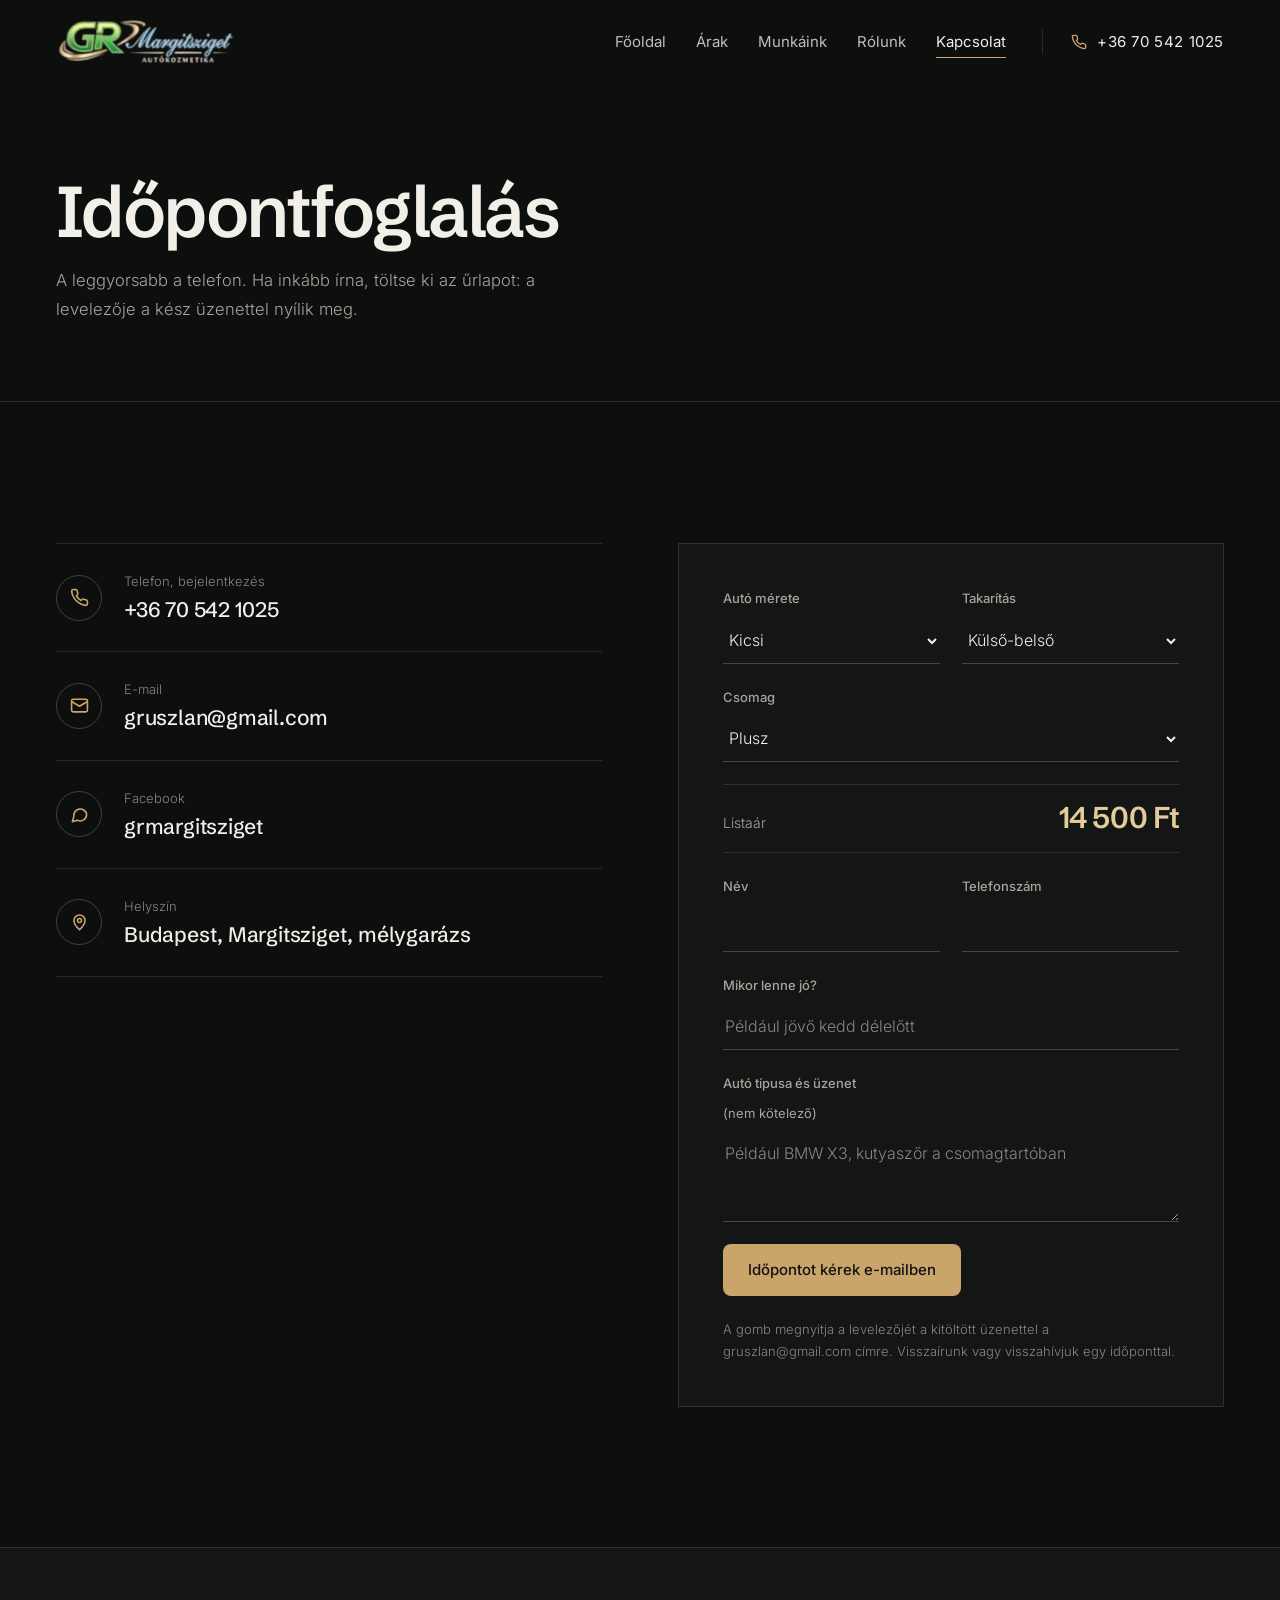
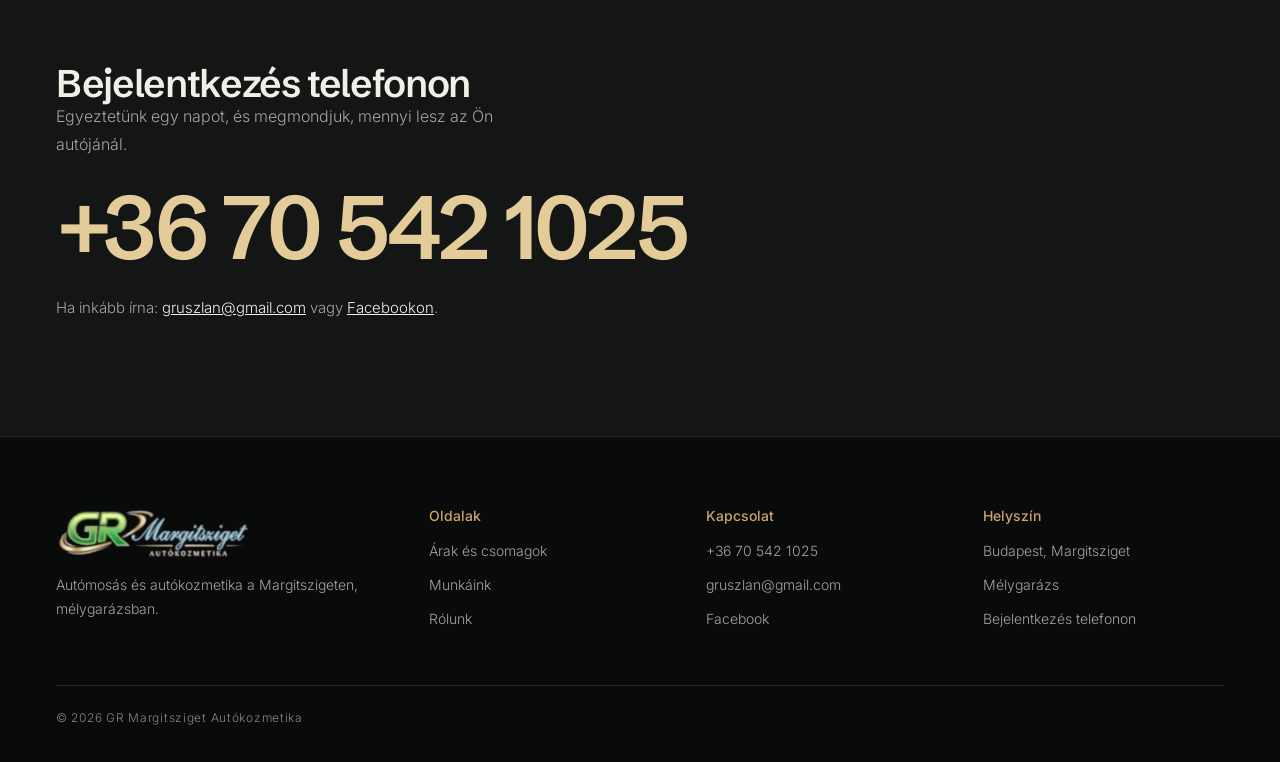
<file: kapcsolat.html>
<!doctype html>
<html lang="hu">
<head>
<meta charset="utf-8">
<meta name="viewport" content="width=device-width, initial-scale=1">
<title>Kapcsolat és időpontfoglalás | GR Margitsziget Autókozmetika</title>
<meta name="description" content="Foglaljon időpontot telefonon (+36 70 542 1025), e-mailben vagy Facebookon a GR Margitsziget Autókozmetikába.">
<meta property="og:title" content="Kapcsolat és időpontfoglalás | GR Margitsziget Autókozmetika"><meta property="og:description" content="Foglaljon időpontot telefonon (+36 70 542 1025), e-mailben vagy Facebookon a GR Margitsziget Autókozmetikába."><meta property="og:type" content="website">
<meta name="theme-color" content="#0d0e0e">
<link rel="icon" href="favicon.svg" type="image/svg+xml">
<link rel="preconnect" href="https://fonts.googleapis.com"><link rel="preconnect" href="https://fonts.gstatic.com" crossorigin>
<link href="https://fonts.googleapis.com/css2?family=Schibsted+Grotesk:wght@500;600&family=Inter:wght@300;400;500&display=swap" rel="stylesheet">
<link rel="stylesheet" href="css/site.css">
</head>
<body>
<a class="skip" href="#top">Ugrás a tartalomra</a>
<header class="nav"><div class="wrap">
  <a class="nav__logo" href="index.html"><img src="img/logo.webp" alt="GR Margitsziget Autókozmetika, főoldal" width="865" height="225"></a>
  <nav class="nav__links" aria-label="Fő menü"><a href="index.html">Főoldal</a><a href="arak.html">Árak</a><a href="munkaink.html">Munkáink</a><a href="rolunk.html">Rólunk</a><a href="kapcsolat.html" aria-current="page">Kapcsolat</a></nav>
  <a class="nav__tel" href="tel:+36705421025"><svg viewBox="0 0 24 24" fill="none" stroke="currentColor" stroke-width="2" stroke-linecap="round" stroke-linejoin="round" aria-hidden="true"><path d="M22 16.9v3a2 2 0 0 1-2.2 2 19.8 19.8 0 0 1-8.6-3.1 19.5 19.5 0 0 1-6-6A19.8 19.8 0 0 1 2.1 4.2 2 2 0 0 1 4.1 2h3a2 2 0 0 1 2 1.7c.1.9.4 1.8.7 2.7a2 2 0 0 1-.5 2.1L8 9.8a16 16 0 0 0 6 6l1.3-1.3a2 2 0 0 1 2.1-.4c.9.3 1.8.6 2.7.7a2 2 0 0 1 1.7 2z"/></svg>+36 70 542 1025</a>
  <button class="nav__toggle" type="button" aria-expanded="false" aria-controls="menu" aria-label="Menü"><svg width="20" height="20" viewBox="0 0 20 20" aria-hidden="true"><path d="M3 6h14M3 14h14" stroke="currentColor" stroke-width="1.8" stroke-linecap="round"/></svg></button>
</div></header>
<nav class="menu" id="menu" aria-label="Mobil menü"><a href="index.html">Főoldal</a><a href="arak.html">Árak</a><a href="munkaink.html">Munkáink</a><a href="rolunk.html">Rólunk</a><a href="kapcsolat.html">Kapcsolat</a><a class="btn btn--green" href="tel:+36705421025"><svg viewBox="0 0 24 24" fill="none" stroke="currentColor" stroke-width="2" stroke-linecap="round" stroke-linejoin="round" aria-hidden="true"><path d="M22 16.9v3a2 2 0 0 1-2.2 2 19.8 19.8 0 0 1-8.6-3.1 19.5 19.5 0 0 1-6-6A19.8 19.8 0 0 1 2.1 4.2 2 2 0 0 1 4.1 2h3a2 2 0 0 1 2 1.7c.1.9.4 1.8.7 2.7a2 2 0 0 1-.5 2.1L8 9.8a16 16 0 0 0 6 6l1.3-1.3a2 2 0 0 1 2.1-.4c.9.3 1.8.6 2.7.7a2 2 0 0 1 1.7 2z"/></svg>Hívás: +36 70 542 1025</a></nav>
<main id="top">
<section class="page-hero"><div class="wrap"><h1>Időpontfoglalás</h1>
  <p class="lead">A leggyorsabb a telefon. Ha inkább írna, töltse ki az űrlapot: a levelezője a kész üzenettel nyílik meg.</p>
</div></section>
<section class="sec"><div class="wrap split" style="align-items:start">
  <div class="contact-cards">
    <a class="ccard" href="tel:+36705421025"><span class="ccard__ic"><svg viewBox="0 0 24 24" fill="none" stroke="currentColor" stroke-width="2" stroke-linecap="round" stroke-linejoin="round" aria-hidden="true"><path d="M22 16.9v3a2 2 0 0 1-2.2 2 19.8 19.8 0 0 1-8.6-3.1 19.5 19.5 0 0 1-6-6A19.8 19.8 0 0 1 2.1 4.2 2 2 0 0 1 4.1 2h3a2 2 0 0 1 2 1.7c.1.9.4 1.8.7 2.7a2 2 0 0 1-.5 2.1L8 9.8a16 16 0 0 0 6 6l1.3-1.3a2 2 0 0 1 2.1-.4c.9.3 1.8.6 2.7.7a2 2 0 0 1 1.7 2z"/></svg></span><span><small>Telefon, bejelentkezés</small><b>+36 70 542 1025</b></span></a>
    <a class="ccard" href="mailto:gruszlan@gmail.com"><span class="ccard__ic"><svg viewBox="0 0 24 24" fill="none" stroke="currentColor" stroke-width="2" stroke-linecap="round" stroke-linejoin="round" aria-hidden="true"><rect x="2" y="4" width="20" height="16" rx="2"/><path d="m22 7-10 6L2 7"/></svg></span><span><small>E-mail</small><b>gruszlan@gmail.com</b></span></a>
    <a class="ccard" href="https://www.facebook.com/grmargitsziget" rel="noopener"><span class="ccard__ic"><svg viewBox="0 0 24 24" fill="none" stroke="currentColor" stroke-width="2" stroke-linecap="round" stroke-linejoin="round" aria-hidden="true"><path d="M21 12a8 8 0 0 1-11.6 7.2L3 21l1.8-6.4A8 8 0 1 1 21 12z"/></svg></span><span><small>Facebook</small><b>grmargitsziget</b></span></a>
    <div class="ccard"><span class="ccard__ic"><svg viewBox="0 0 24 24" fill="none" stroke="currentColor" stroke-width="2" stroke-linecap="round" stroke-linejoin="round" aria-hidden="true"><path d="M12 21s-7-6.2-7-11.5A7 7 0 0 1 19 9.5C19 14.8 12 21 12 21z"/><circle cx="12" cy="9.5" r="2.5"/></svg></span><span><small>Helyszín</small><b>Budapest, Margitsziget, mélygarázs</b></span></div>
  </div>
  <form class="form" id="booking" novalidate>
    <label class="fld">Autó mérete<select id="f-size"><option value="kicsi">Kicsi</option><option value="kozepes">Közepes</option><option value="nagy">Nagy</option></select></label>
    <label class="fld">Takarítás<select id="f-kind"><option>Külső-belső</option><option>Külső</option><option>Belső</option></select></label>
    <label class="fld full">Csomag<select id="f-pack"><option value="0">Standard</option><option value="1" selected>Plusz</option><option value="2">Extra</option></select></label>
    <div class="quote" aria-live="polite"><span>Listaár</span><b id="f-price">–</b></div>
    <label class="fld">Név<input id="f-name" type="text" autocomplete="name" aria-describedby="e-name"><span class="err" id="e-name" hidden>Írja be a nevét.</span></label>
    <label class="fld">Telefonszám<input id="f-tel" type="tel" autocomplete="tel" inputmode="tel" aria-describedby="e-tel"><span class="err" id="e-tel" hidden>Írjon be egy telefonszámot a visszahíváshoz.</span></label>
    <label class="fld full">Mikor lenne jó?<input id="f-when" type="text" placeholder="Például jövő kedd délelőtt"></label>
    <label class="fld full">Autó típusa és üzenet <span style="font-weight:400;color:var(--muted)">(nem kötelező)</span><textarea id="f-msg" placeholder="Például BMW X3, kutyaszőr a csomagtartóban"></textarea></label>
    <button class="btn btn--green full" type="submit">Időpontot kérek e-mailben</button>
    <p class="form__note">A gomb megnyitja a levelezőjét a kitöltött üzenettel a gruszlan@gmail.com címre. Visszaírunk vagy visszahívjuk egy időponttal.</p>
  </form>
</div></section>
</main>
<section class="cta"><div class="wrap">
  <div><h2>Bejelentkezés telefonon</h2><p>Egyeztetünk egy napot, és megmondjuk, mennyi lesz az Ön autójánál.</p></div>
  <a class="cta__tel" href="tel:+36705421025">+36 70 542 1025</a>
  <p class="cta__alt">Ha inkább írna: <a href="mailto:gruszlan@gmail.com">gruszlan@gmail.com</a> vagy <a href="https://www.facebook.com/grmargitsziget" rel="noopener">Facebookon</a>.</p>
</div></section>
<footer class="foot"><div class="wrap">
  <div><img src="img/logo.webp" alt="GR Margitsziget Autókozmetika" width="865" height="225" loading="lazy"><p style="margin-top:14px;max-width:34ch">Autómosás és autókozmetika a Margitszigeten, mélygarázsban.</p></div>
  <div><h4>Oldalak</h4><ul><li><a href="arak.html">Árak és csomagok</a></li><li><a href="munkaink.html">Munkáink</a></li><li><a href="rolunk.html">Rólunk</a></li></ul></div>
  <div><h4>Kapcsolat</h4><ul><li><a href="tel:+36705421025">+36 70 542 1025</a></li><li><a href="mailto:gruszlan@gmail.com">gruszlan@gmail.com</a></li><li><a href="https://www.facebook.com/grmargitsziget" rel="noopener">Facebook</a></li></ul></div>
  <div><h4>Helyszín</h4><ul><li>Budapest, Margitsziget</li><li>Mélygarázs</li><li>Bejelentkezés telefonon</li></ul></div>
  <p class="foot__legal">© 2026 GR Margitsziget Autókozmetika</p>
</div></footer>
<div class="callbar"><a class="btn btn--green" href="tel:+36705421025"><svg viewBox="0 0 24 24" fill="none" stroke="currentColor" stroke-width="2" stroke-linecap="round" stroke-linejoin="round" aria-hidden="true"><path d="M22 16.9v3a2 2 0 0 1-2.2 2 19.8 19.8 0 0 1-8.6-3.1 19.5 19.5 0 0 1-6-6A19.8 19.8 0 0 1 2.1 4.2 2 2 0 0 1 4.1 2h3a2 2 0 0 1 2 1.7c.1.9.4 1.8.7 2.7a2 2 0 0 1-.5 2.1L8 9.8a16 16 0 0 0 6 6l1.3-1.3a2 2 0 0 1 2.1-.4c.9.3 1.8.6 2.7.7a2 2 0 0 1 1.7 2z"/></svg>Hívás</a><a class="btn btn--line" href="kapcsolat.html">Időpont</a></div>
<script src="js/site.js"></script>
<script>window.GR_PRICES={"kicsi": {"K\u00fcls\u0151": [4900, 9500, 11600], "Bels\u0151": [3800, 6500, 8200], "K\u00fcls\u0151-bels\u0151": [7900, 14500, 17900]}, "kozepes": {"K\u00fcls\u0151": [6800, 11500, 14100], "Bels\u0151": [4900, 7800, 9800], "K\u00fcls\u0151-bels\u0151": [10500, 17800, 21500]}, "nagy": {"K\u00fcls\u0151": [7800, 12900, 16600], "Bels\u0151": [5900, 9000, 11400], "K\u00fcls\u0151-bels\u0151": [12500, 19900, 24900]}};window.GR_PACKS=["Standard", "Plusz", "Extra"];window.GR_MAIL="gruszlan@gmail.com";</script><script src="js/kapcsolat.js"></script>
</body>
</html>
</file>
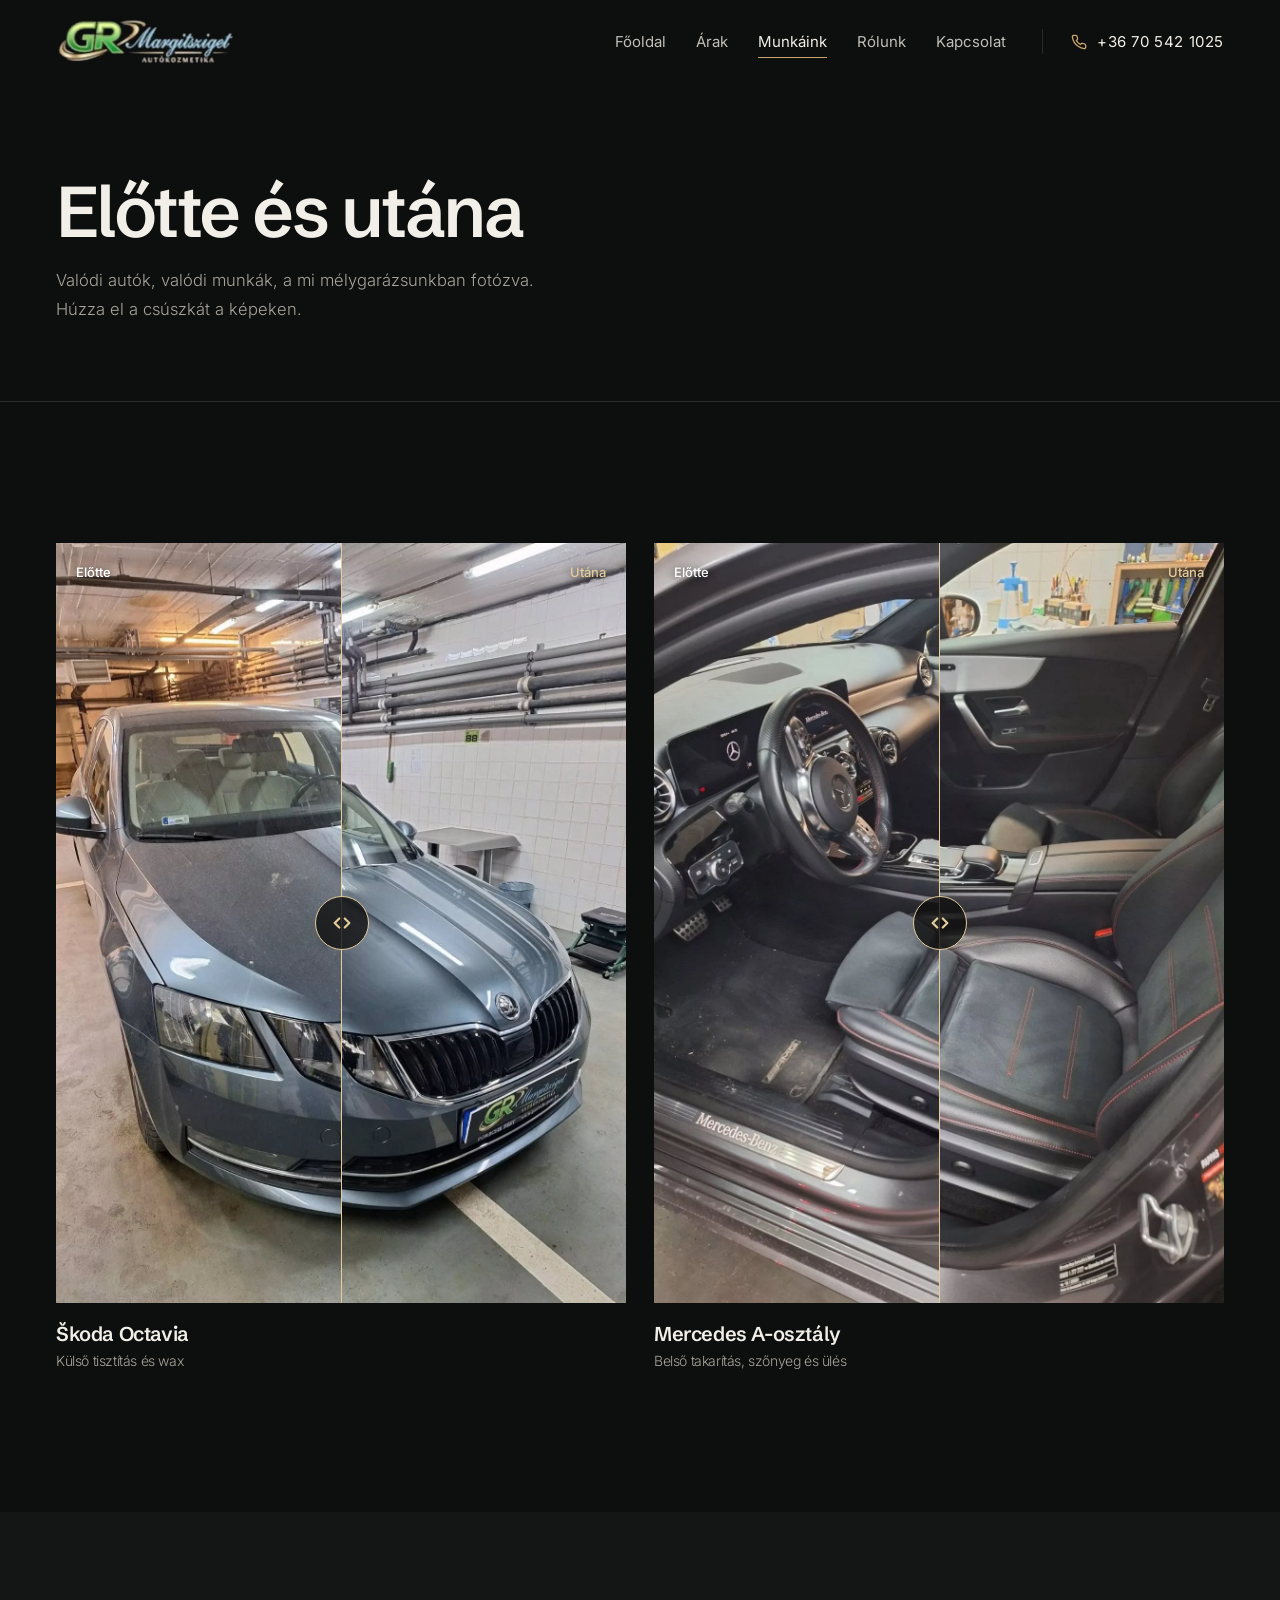
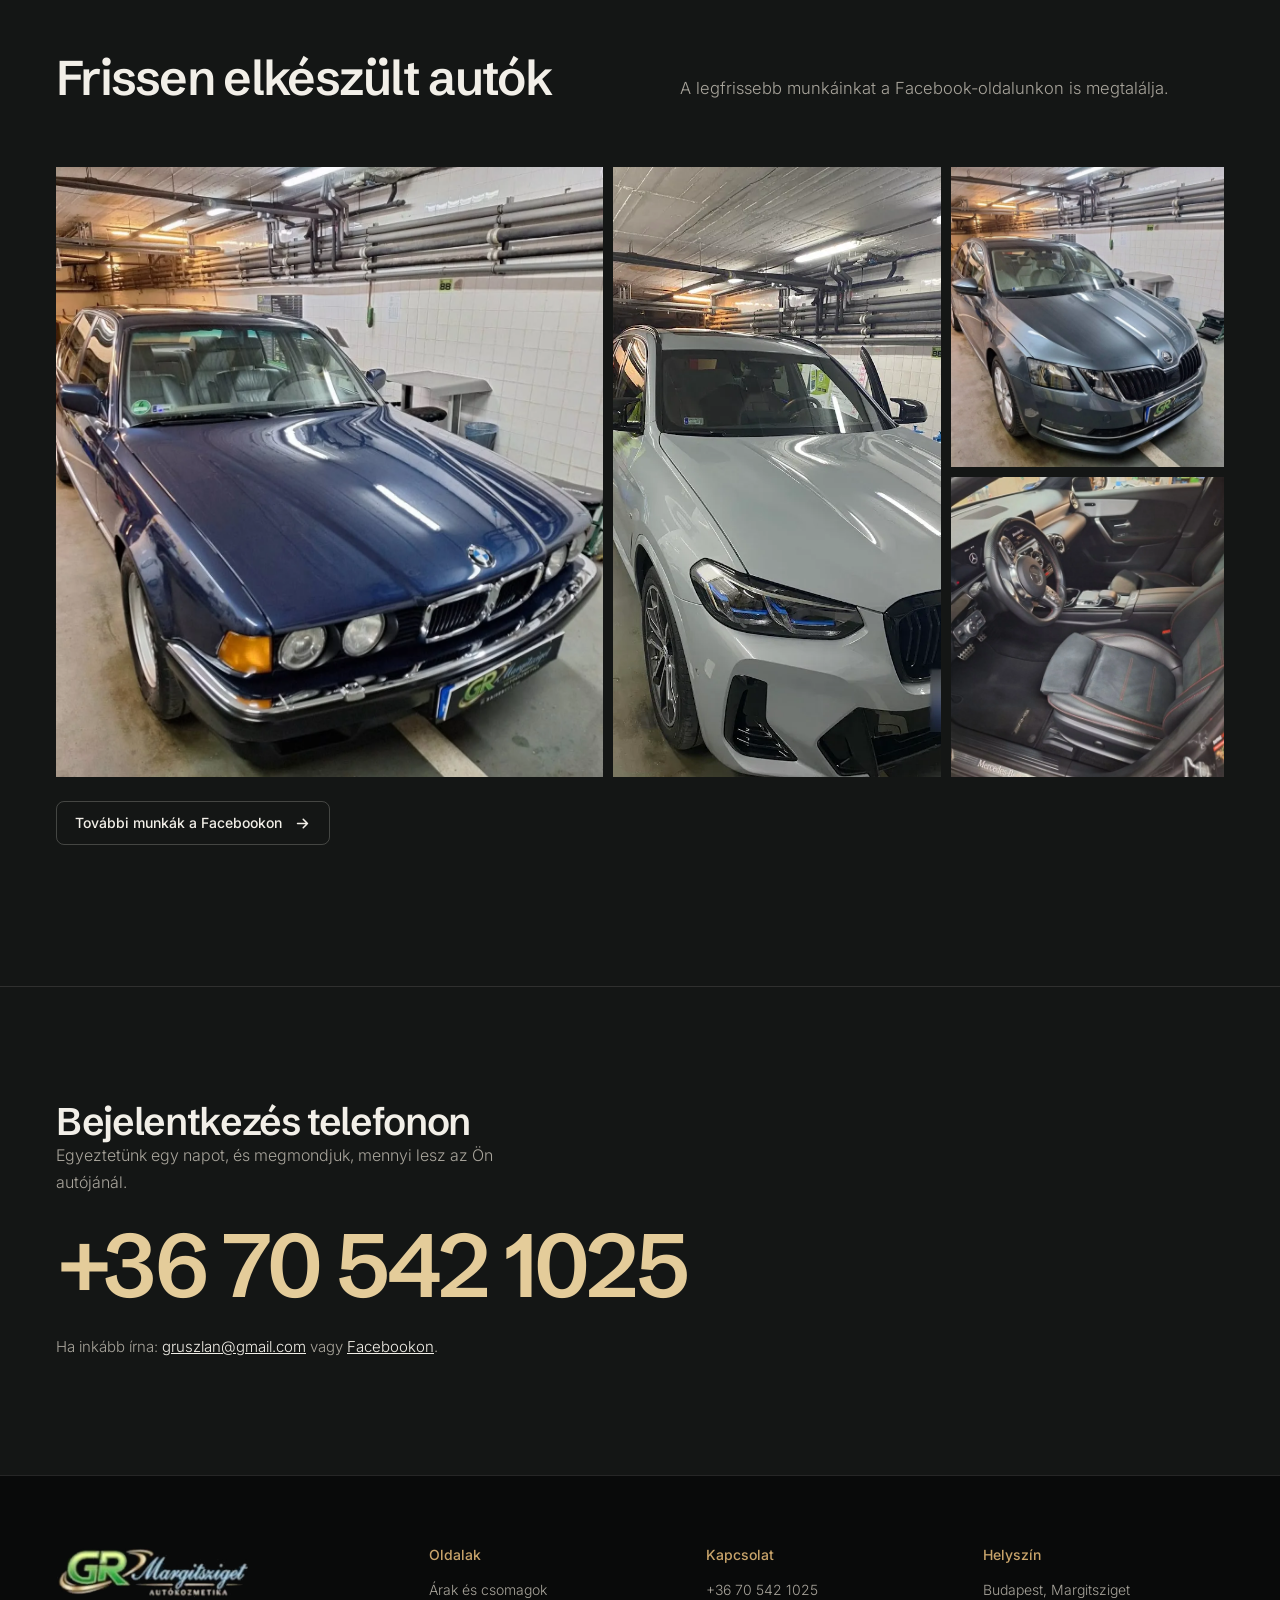
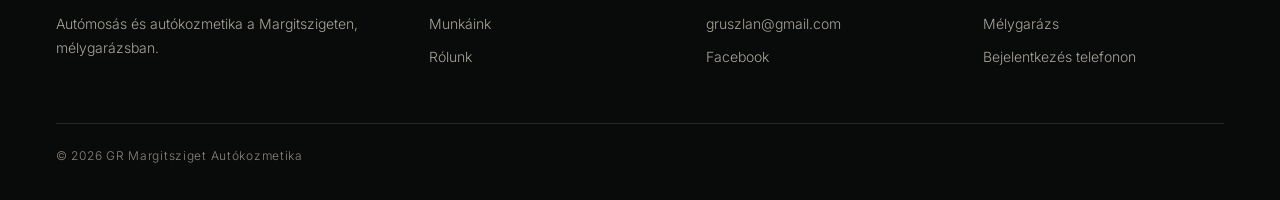
<file: munkaink.html>
<!doctype html>
<html lang="hu">
<head>
<meta charset="utf-8">
<meta name="viewport" content="width=device-width, initial-scale=1">
<title>Munkáink: előtte és utána | GR Margitsziget Autókozmetika</title>
<meta name="description" content="Valódi előtte-utána képek a GR Margitsziget Autókozmetika munkáiról: külső tisztítás, belső takarítás, wax.">
<meta property="og:title" content="Munkáink: előtte és utána | GR Margitsziget Autókozmetika"><meta property="og:description" content="Valódi előtte-utána képek a GR Margitsziget Autókozmetika munkáiról: külső tisztítás, belső takarítás, wax."><meta property="og:type" content="website">
<meta name="theme-color" content="#0d0e0e">
<link rel="icon" href="favicon.svg" type="image/svg+xml">
<link rel="preconnect" href="https://fonts.googleapis.com"><link rel="preconnect" href="https://fonts.gstatic.com" crossorigin>
<link href="https://fonts.googleapis.com/css2?family=Schibsted+Grotesk:wght@500;600&family=Inter:wght@300;400;500&display=swap" rel="stylesheet">
<link rel="stylesheet" href="css/site.css">
</head>
<body>
<a class="skip" href="#top">Ugrás a tartalomra</a>
<header class="nav"><div class="wrap">
  <a class="nav__logo" href="index.html"><img src="img/logo.webp" alt="GR Margitsziget Autókozmetika, főoldal" width="865" height="225"></a>
  <nav class="nav__links" aria-label="Fő menü"><a href="index.html">Főoldal</a><a href="arak.html">Árak</a><a href="munkaink.html" aria-current="page">Munkáink</a><a href="rolunk.html">Rólunk</a><a href="kapcsolat.html">Kapcsolat</a></nav>
  <a class="nav__tel" href="tel:+36705421025"><svg viewBox="0 0 24 24" fill="none" stroke="currentColor" stroke-width="2" stroke-linecap="round" stroke-linejoin="round" aria-hidden="true"><path d="M22 16.9v3a2 2 0 0 1-2.2 2 19.8 19.8 0 0 1-8.6-3.1 19.5 19.5 0 0 1-6-6A19.8 19.8 0 0 1 2.1 4.2 2 2 0 0 1 4.1 2h3a2 2 0 0 1 2 1.7c.1.9.4 1.8.7 2.7a2 2 0 0 1-.5 2.1L8 9.8a16 16 0 0 0 6 6l1.3-1.3a2 2 0 0 1 2.1-.4c.9.3 1.8.6 2.7.7a2 2 0 0 1 1.7 2z"/></svg>+36 70 542 1025</a>
  <button class="nav__toggle" type="button" aria-expanded="false" aria-controls="menu" aria-label="Menü"><svg width="20" height="20" viewBox="0 0 20 20" aria-hidden="true"><path d="M3 6h14M3 14h14" stroke="currentColor" stroke-width="1.8" stroke-linecap="round"/></svg></button>
</div></header>
<nav class="menu" id="menu" aria-label="Mobil menü"><a href="index.html">Főoldal</a><a href="arak.html">Árak</a><a href="munkaink.html">Munkáink</a><a href="rolunk.html">Rólunk</a><a href="kapcsolat.html">Kapcsolat</a><a class="btn btn--green" href="tel:+36705421025"><svg viewBox="0 0 24 24" fill="none" stroke="currentColor" stroke-width="2" stroke-linecap="round" stroke-linejoin="round" aria-hidden="true"><path d="M22 16.9v3a2 2 0 0 1-2.2 2 19.8 19.8 0 0 1-8.6-3.1 19.5 19.5 0 0 1-6-6A19.8 19.8 0 0 1 2.1 4.2 2 2 0 0 1 4.1 2h3a2 2 0 0 1 2 1.7c.1.9.4 1.8.7 2.7a2 2 0 0 1-.5 2.1L8 9.8a16 16 0 0 0 6 6l1.3-1.3a2 2 0 0 1 2.1-.4c.9.3 1.8.6 2.7.7a2 2 0 0 1 1.7 2z"/></svg>Hívás: +36 70 542 1025</a></nav>
<main id="top">
<section class="page-hero"><div class="wrap"><h1>Előtte és utána</h1>
  <p class="lead">Valódi autók, valódi munkák, a mi mélygarázsunkban fotózva. Húzza el a csúszkát a képeken.</p>
</div></section>
<section class="sec"><div class="wrap">
  <div class="ba-pair">
    <div><div class="ba" data-ba>
  <img src="img/skoda-elotte.webp" alt="Szürke Škoda poros motorháztetővel, munka előtt" loading="lazy">
  <img class="ba__after" src="img/skoda-utana.webp" alt="Ugyanaz a Škoda tisztán és fényesen, munka után" loading="lazy">
  <span class="ba__tag ba__tag--l">Előtte</span><span class="ba__tag ba__tag--r">Utána</span>
  <span class="ba__line" aria-hidden="true"><span class="ba__knob"><svg viewBox="0 0 24 24" fill="none" stroke="currentColor" stroke-width="2.4" stroke-linecap="round" stroke-linejoin="round" aria-hidden="true"><path d="M9 7l-5 5 5 5M15 7l5 5-5 5"/></svg></span></span>
  <input type="range" min="0" max="100" value="50" aria-label="Előtte és utána összehasonlítás">
</div><p class="ba-cap">Škoda Octavia<span>Külső tisztítás és wax</span></p></div>
    <div><div class="ba" data-ba>
  <img src="img/mercedes-elotte.webp" alt="Mercedes utastér koszos szőnyeggel és poros üléssel, munka előtt" loading="lazy">
  <img class="ba__after" src="img/mercedes-utana.webp" alt="Ugyanaz a Mercedes utastér tisztán, munka után" loading="lazy">
  <span class="ba__tag ba__tag--l">Előtte</span><span class="ba__tag ba__tag--r">Utána</span>
  <span class="ba__line" aria-hidden="true"><span class="ba__knob"><svg viewBox="0 0 24 24" fill="none" stroke="currentColor" stroke-width="2.4" stroke-linecap="round" stroke-linejoin="round" aria-hidden="true"><path d="M9 7l-5 5 5 5M15 7l5 5-5 5"/></svg></span></span>
  <input type="range" min="0" max="100" value="50" aria-label="Előtte és utána összehasonlítás">
</div><p class="ba-cap">Mercedes A-osztály<span>Belső takarítás, szőnyeg és ülés</span></p></div>
  </div>
</div></section>
<section class="sec sec--white"><div class="wrap">
  <div class="head"><div><h2>Frissen elkészült autók</h2></div><p class="lead">A legfrissebb munkáinkat a Facebook-oldalunkon is megtalálja.</p></div>
  <div class="gallery">
    <div class="photo"><img src="img/bmw-e38.webp" alt="Sötétkék klasszikus BMW elölről, fényes fényezéssel" loading="lazy"></div>
    <div class="photo"><img src="img/bmw-x3.webp" alt="Szürke BMW terepjáró a mélygarázsban" loading="lazy"></div>
    <div class="photo"><img src="img/skoda-utana.webp" alt="Tiszta szürke Škoda a mélygarázsban" loading="lazy"></div>
    <div class="photo"><img src="img/mercedes-utana.webp" alt="Kitakarított Mercedes utastér" loading="lazy"></div>
  </div>
  <p style="margin-top:24px"><a class="btn btn--line btn--sm" href="https://www.facebook.com/grmargitsziget" rel="noopener">További munkák a Facebookon <svg viewBox="0 0 24 24" fill="none" stroke="currentColor" stroke-width="2.2" stroke-linecap="round" stroke-linejoin="round" aria-hidden="true"><path d="M5 12h14M13 6l6 6-6 6"/></svg></a></p>
</div></section>
</main>
<section class="cta"><div class="wrap">
  <div><h2>Bejelentkezés telefonon</h2><p>Egyeztetünk egy napot, és megmondjuk, mennyi lesz az Ön autójánál.</p></div>
  <a class="cta__tel" href="tel:+36705421025">+36 70 542 1025</a>
  <p class="cta__alt">Ha inkább írna: <a href="mailto:gruszlan@gmail.com">gruszlan@gmail.com</a> vagy <a href="https://www.facebook.com/grmargitsziget" rel="noopener">Facebookon</a>.</p>
</div></section>
<footer class="foot"><div class="wrap">
  <div><img src="img/logo.webp" alt="GR Margitsziget Autókozmetika" width="865" height="225" loading="lazy"><p style="margin-top:14px;max-width:34ch">Autómosás és autókozmetika a Margitszigeten, mélygarázsban.</p></div>
  <div><h4>Oldalak</h4><ul><li><a href="arak.html">Árak és csomagok</a></li><li><a href="munkaink.html">Munkáink</a></li><li><a href="rolunk.html">Rólunk</a></li></ul></div>
  <div><h4>Kapcsolat</h4><ul><li><a href="tel:+36705421025">+36 70 542 1025</a></li><li><a href="mailto:gruszlan@gmail.com">gruszlan@gmail.com</a></li><li><a href="https://www.facebook.com/grmargitsziget" rel="noopener">Facebook</a></li></ul></div>
  <div><h4>Helyszín</h4><ul><li>Budapest, Margitsziget</li><li>Mélygarázs</li><li>Bejelentkezés telefonon</li></ul></div>
  <p class="foot__legal">© 2026 GR Margitsziget Autókozmetika</p>
</div></footer>
<div class="callbar"><a class="btn btn--green" href="tel:+36705421025"><svg viewBox="0 0 24 24" fill="none" stroke="currentColor" stroke-width="2" stroke-linecap="round" stroke-linejoin="round" aria-hidden="true"><path d="M22 16.9v3a2 2 0 0 1-2.2 2 19.8 19.8 0 0 1-8.6-3.1 19.5 19.5 0 0 1-6-6A19.8 19.8 0 0 1 2.1 4.2 2 2 0 0 1 4.1 2h3a2 2 0 0 1 2 1.7c.1.9.4 1.8.7 2.7a2 2 0 0 1-.5 2.1L8 9.8a16 16 0 0 0 6 6l1.3-1.3a2 2 0 0 1 2.1-.4c.9.3 1.8.6 2.7.7a2 2 0 0 1 1.7 2z"/></svg>Hívás</a><a class="btn btn--line" href="kapcsolat.html">Időpont</a></div>
<script src="js/site.js"></script>
<script src="js/ba.js"></script>
</body>
</html>
</file>
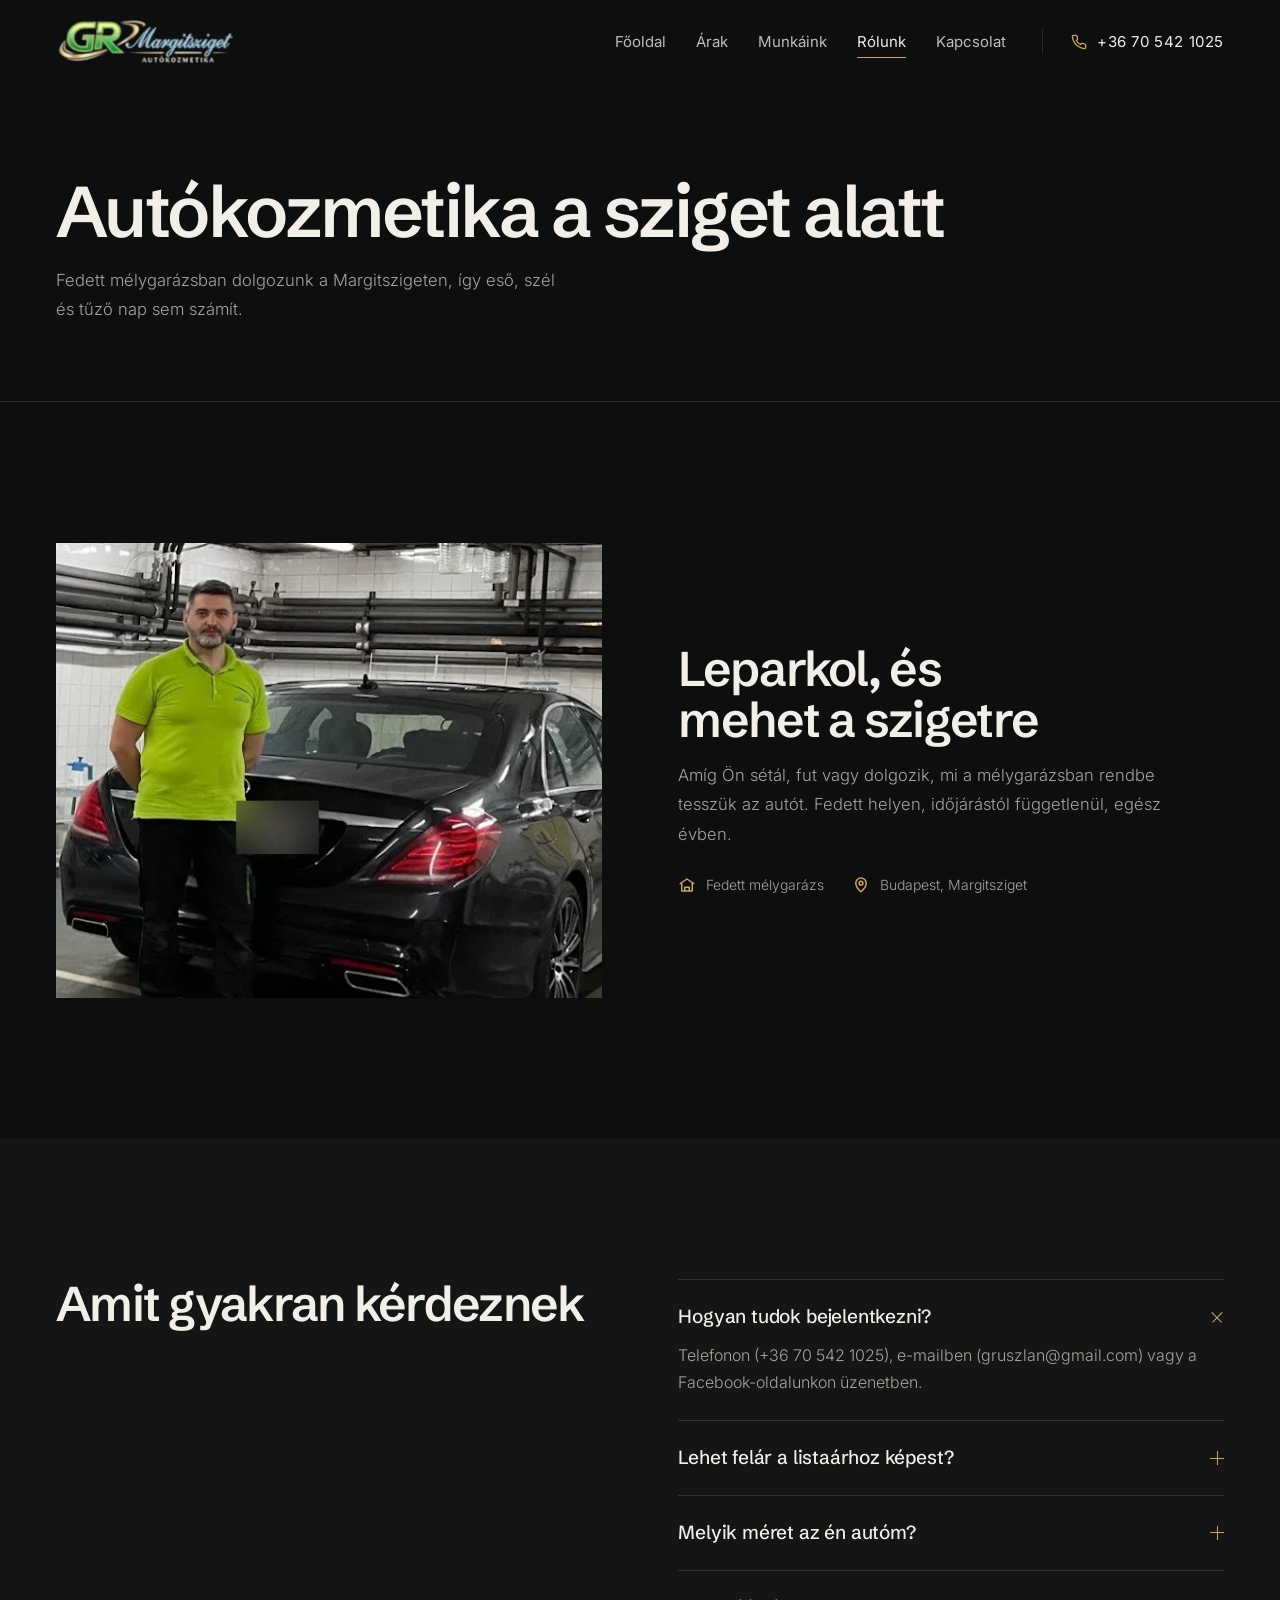
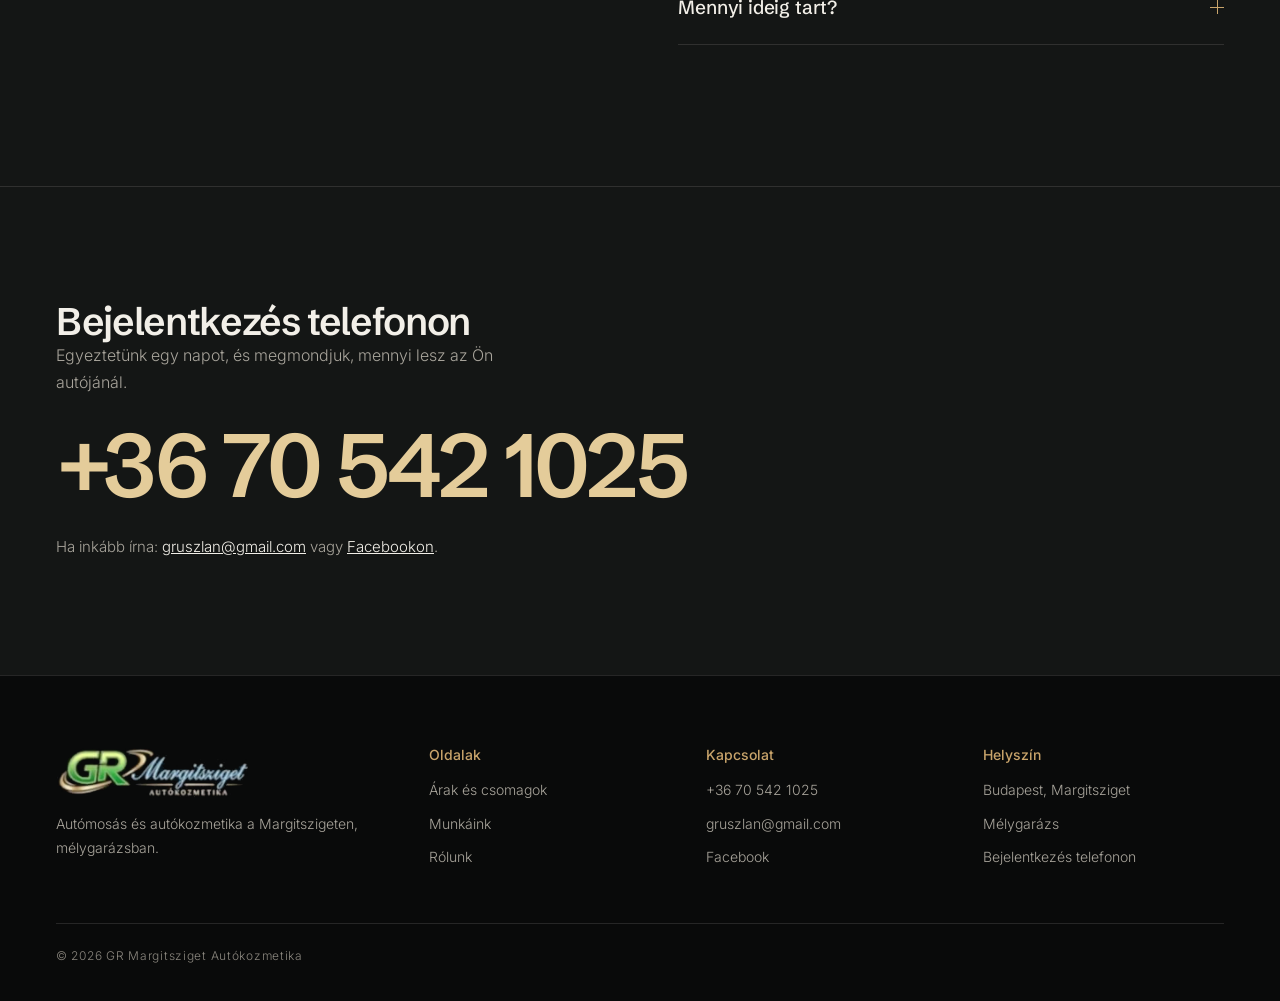
<file: rolunk.html>
<!doctype html>
<html lang="hu">
<head>
<meta charset="utf-8">
<meta name="viewport" content="width=device-width, initial-scale=1">
<title>Rólunk | GR Margitsziget Autókozmetika</title>
<meta name="description" content="Autómosás és autókozmetika fedett mélygarázsban a Margitszigeten: leparkol, és mehet a szigetre, mire visszaér, kész az autó.">
<meta property="og:title" content="Rólunk | GR Margitsziget Autókozmetika"><meta property="og:description" content="Autómosás és autókozmetika fedett mélygarázsban a Margitszigeten: leparkol, és mehet a szigetre, mire visszaér, kész az autó."><meta property="og:type" content="website">
<meta name="theme-color" content="#0d0e0e">
<link rel="icon" href="favicon.svg" type="image/svg+xml">
<link rel="preconnect" href="https://fonts.googleapis.com"><link rel="preconnect" href="https://fonts.gstatic.com" crossorigin>
<link href="https://fonts.googleapis.com/css2?family=Schibsted+Grotesk:wght@500;600&family=Inter:wght@300;400;500&display=swap" rel="stylesheet">
<link rel="stylesheet" href="css/site.css">
</head>
<body>
<a class="skip" href="#top">Ugrás a tartalomra</a>
<header class="nav"><div class="wrap">
  <a class="nav__logo" href="index.html"><img src="img/logo.webp" alt="GR Margitsziget Autókozmetika, főoldal" width="865" height="225"></a>
  <nav class="nav__links" aria-label="Fő menü"><a href="index.html">Főoldal</a><a href="arak.html">Árak</a><a href="munkaink.html">Munkáink</a><a href="rolunk.html" aria-current="page">Rólunk</a><a href="kapcsolat.html">Kapcsolat</a></nav>
  <a class="nav__tel" href="tel:+36705421025"><svg viewBox="0 0 24 24" fill="none" stroke="currentColor" stroke-width="2" stroke-linecap="round" stroke-linejoin="round" aria-hidden="true"><path d="M22 16.9v3a2 2 0 0 1-2.2 2 19.8 19.8 0 0 1-8.6-3.1 19.5 19.5 0 0 1-6-6A19.8 19.8 0 0 1 2.1 4.2 2 2 0 0 1 4.1 2h3a2 2 0 0 1 2 1.7c.1.9.4 1.8.7 2.7a2 2 0 0 1-.5 2.1L8 9.8a16 16 0 0 0 6 6l1.3-1.3a2 2 0 0 1 2.1-.4c.9.3 1.8.6 2.7.7a2 2 0 0 1 1.7 2z"/></svg>+36 70 542 1025</a>
  <button class="nav__toggle" type="button" aria-expanded="false" aria-controls="menu" aria-label="Menü"><svg width="20" height="20" viewBox="0 0 20 20" aria-hidden="true"><path d="M3 6h14M3 14h14" stroke="currentColor" stroke-width="1.8" stroke-linecap="round"/></svg></button>
</div></header>
<nav class="menu" id="menu" aria-label="Mobil menü"><a href="index.html">Főoldal</a><a href="arak.html">Árak</a><a href="munkaink.html">Munkáink</a><a href="rolunk.html">Rólunk</a><a href="kapcsolat.html">Kapcsolat</a><a class="btn btn--green" href="tel:+36705421025"><svg viewBox="0 0 24 24" fill="none" stroke="currentColor" stroke-width="2" stroke-linecap="round" stroke-linejoin="round" aria-hidden="true"><path d="M22 16.9v3a2 2 0 0 1-2.2 2 19.8 19.8 0 0 1-8.6-3.1 19.5 19.5 0 0 1-6-6A19.8 19.8 0 0 1 2.1 4.2 2 2 0 0 1 4.1 2h3a2 2 0 0 1 2 1.7c.1.9.4 1.8.7 2.7a2 2 0 0 1-.5 2.1L8 9.8a16 16 0 0 0 6 6l1.3-1.3a2 2 0 0 1 2.1-.4c.9.3 1.8.6 2.7.7a2 2 0 0 1 1.7 2z"/></svg>Hívás: +36 70 542 1025</a></nav>
<main id="top">
<section class="page-hero"><div class="wrap"><h1>Autókozmetika a sziget alatt</h1>
  <p class="lead">Fedett mélygarázsban dolgozunk a Margitszigeten, így eső, szél és tűző nap sem számít.</p>
</div></section>
<section class="sec"><div class="wrap split">
  <div class="photo" style="aspect-ratio:6/5"><img src="img/csapat.webp" alt="A GR Margitsziget autókozmetikusa egy fekete Mercedes mellett a mélygarázsban" loading="lazy"></div>
  <div>
    <h2>Leparkol, és mehet a szigetre</h2>
    <p class="lead" style="margin-top:16px">Amíg Ön sétál, fut vagy dolgozik, mi a mélygarázsban rendbe tesszük az autót. Fedett helyen, időjárástól függetlenül, egész évben.</p>
    <div class="facts" style="margin-top:24px"><span><svg viewBox="0 0 24 24" fill="none" stroke="currentColor" stroke-width="2" stroke-linecap="round" stroke-linejoin="round" aria-hidden="true"><path d="M3 10 12 4l9 6M5 10v10h14V10"/><path d="M9 20v-5h6v5"/></svg>Fedett mélygarázs</span><span><svg viewBox="0 0 24 24" fill="none" stroke="currentColor" stroke-width="2" stroke-linecap="round" stroke-linejoin="round" aria-hidden="true"><path d="M12 21s-7-6.2-7-11.5A7 7 0 0 1 19 9.5C19 14.8 12 21 12 21z"/><circle cx="12" cy="9.5" r="2.5"/></svg>Budapest, Margitsziget</span></div>
  </div>
</div></section>
<section class="sec sec--white"><div class="wrap split" style="align-items:start">
  <div><h2>Amit gyakran kérdeznek</h2></div>
  <div class="faq">
    <details open><summary>Hogyan tudok bejelentkezni?</summary><p>Telefonon (+36 70 542 1025), e-mailben (gruszlan@gmail.com) vagy a Facebook-oldalunkon üzenetben.</p></details>
    <details><summary>Lehet felár a listaárhoz képest?</summary><p>Igen, ha az autó állapota indokolja: ezt a felmérésnél, a munka előtt jelezzük. Extra nagy járműveknél (pick-up, 7 személyes, kisbusz) egységesen 5&nbsp;000&nbsp;Ft a felár.</p></details>
    <details><summary>Melyik méret az én autóm?</summary><p data-assumed>Kicsi például egy Polo vagy Fabia, közepes egy Octavia vagy Golf kombi, nagy egy SUV vagy egy nagy limuzin. Ha bizonytalan, telefonon megmondjuk.</p></details>
    <details><summary>Mennyi ideig tart?</summary><p data-assumed>Csomagtól és autótól függ: egy Standard mosás gyorsabb, egy Extra csomag több időt igényel. Bejelentkezéskor megmondjuk, mikorra lesz kész.</p></details>
  </div>
</div></section>
</main>
<section class="cta"><div class="wrap">
  <div><h2>Bejelentkezés telefonon</h2><p>Egyeztetünk egy napot, és megmondjuk, mennyi lesz az Ön autójánál.</p></div>
  <a class="cta__tel" href="tel:+36705421025">+36 70 542 1025</a>
  <p class="cta__alt">Ha inkább írna: <a href="mailto:gruszlan@gmail.com">gruszlan@gmail.com</a> vagy <a href="https://www.facebook.com/grmargitsziget" rel="noopener">Facebookon</a>.</p>
</div></section>
<footer class="foot"><div class="wrap">
  <div><img src="img/logo.webp" alt="GR Margitsziget Autókozmetika" width="865" height="225" loading="lazy"><p style="margin-top:14px;max-width:34ch">Autómosás és autókozmetika a Margitszigeten, mélygarázsban.</p></div>
  <div><h4>Oldalak</h4><ul><li><a href="arak.html">Árak és csomagok</a></li><li><a href="munkaink.html">Munkáink</a></li><li><a href="rolunk.html">Rólunk</a></li></ul></div>
  <div><h4>Kapcsolat</h4><ul><li><a href="tel:+36705421025">+36 70 542 1025</a></li><li><a href="mailto:gruszlan@gmail.com">gruszlan@gmail.com</a></li><li><a href="https://www.facebook.com/grmargitsziget" rel="noopener">Facebook</a></li></ul></div>
  <div><h4>Helyszín</h4><ul><li>Budapest, Margitsziget</li><li>Mélygarázs</li><li>Bejelentkezés telefonon</li></ul></div>
  <p class="foot__legal">© 2026 GR Margitsziget Autókozmetika</p>
</div></footer>
<div class="callbar"><a class="btn btn--green" href="tel:+36705421025"><svg viewBox="0 0 24 24" fill="none" stroke="currentColor" stroke-width="2" stroke-linecap="round" stroke-linejoin="round" aria-hidden="true"><path d="M22 16.9v3a2 2 0 0 1-2.2 2 19.8 19.8 0 0 1-8.6-3.1 19.5 19.5 0 0 1-6-6A19.8 19.8 0 0 1 2.1 4.2 2 2 0 0 1 4.1 2h3a2 2 0 0 1 2 1.7c.1.9.4 1.8.7 2.7a2 2 0 0 1-.5 2.1L8 9.8a16 16 0 0 0 6 6l1.3-1.3a2 2 0 0 1 2.1-.4c.9.3 1.8.6 2.7.7a2 2 0 0 1 1.7 2z"/></svg>Hívás</a><a class="btn btn--line" href="kapcsolat.html">Időpont</a></div>
<script src="js/site.js"></script>

</body>
</html>
</file>
<file: css/site.css>
/* GR Margitsziget Autókozmetika, premium edition
   VOICE: calm, assured, discreet; a detailer for good cars on the island
   IDEA: a luxury car showroom at night: dark floor, one light on the paint, gold trim
   PICTURE: the client's own cars, full bleed, the gloss on the bonnet carries the page
   COLOUR and TYPE: near-black and warm ivory, the logo's gold swoosh as the only accent; Cormorant Garamond heads, Inter light text
   LAYOUT: dark throughout, hairlines instead of boxes, wide margins, one picture per section */
:root {
  --bg: #0d0e0e; --bg-2: #141615; --bg-3: #1b1d1c; --ink: #f2efe8; --muted: #a8a49b; --dim: #8a867e;
  --gold: #c9a46b; --gold-2: #e4cc9a; --red: #e0645a;
  --line: rgb(242 239 232 / .12); --line-2: rgb(242 239 232 / .22);
  --wrap: 1200px; --gut: clamp(20px, 5vw, 56px); --nav: 84px;
  --f-head: "Cormorant Garamond", Georgia, serif; --f-text: "Inter", system-ui, sans-serif;
}
*, *::before, *::after { box-sizing: border-box; min-width: 0; }
html { scroll-behavior: smooth; scroll-padding-top: calc(var(--nav) + 16px); color-scheme: dark; }
@media (prefers-reduced-motion: reduce) { html { scroll-behavior: auto; } *, *::before, *::after { animation: none !important; transition: none !important; } }
body { margin: 0; background: var(--bg); color: var(--ink); font: 300 16px/1.7 var(--f-text); -webkit-font-smoothing: antialiased; overflow-x: clip; }
img { display: block; max-width: 100%; }
a { color: inherit; }
b, strong { font-weight: 500; }
.wrap { width: min(100% - 2 * var(--gut), var(--wrap)); margin-inline: auto; }
.sr-only { position: absolute; width: 1px; height: 1px; overflow: hidden; clip: rect(0 0 0 0); white-space: nowrap; }
.skip { position: absolute; left: 12px; top: -60px; z-index: 50; background: var(--gold); color: var(--bg); padding: 10px 16px; font-weight: 500; }
.skip:focus { top: 12px; }
:focus-visible { outline: 2px solid var(--gold-2); outline-offset: 3px; }

h1, h2, h3 { font-family: var(--f-head); font-weight: 500; letter-spacing: -0.005em; line-height: 1.02; margin: 0; text-wrap: balance; }
h1 { font-size: clamp(46px, 6.4vw, 92px); }
h2 { font-size: clamp(36px, 4.4vw, 60px); }
h3 { font-size: 26px; line-height: 1.15; }
h1 em, h2 em { font-style: italic; color: var(--gold-2); }
p { margin: 0; }
.lead { font-size: clamp(16px, 1.3vw, 18px); line-height: 1.75; color: var(--muted); max-width: 50ch; }
.kicker { display: inline-flex; align-items: center; gap: 14px; font: 500 12px/1 var(--f-text); letter-spacing: .22em; text-transform: uppercase; color: var(--gold); margin-bottom: 22px; }
.kicker::before { content: ""; width: 34px; height: 1px; background: var(--gold); }

.btn { display: inline-flex; align-items: center; justify-content: center; gap: 12px; height: 54px; padding: 0 30px; border: 1px solid transparent; border-radius: 2px; font: 500 13px/1 var(--f-text); letter-spacing: .14em; text-transform: uppercase; text-decoration: none; cursor: pointer; white-space: nowrap; transition: background 220ms ease, color 220ms ease, border-color 220ms ease; }
.btn svg { width: 17px; height: 17px; flex: none; transition: transform 220ms ease; }
.btn:hover svg { transform: translateX(3px); }
.btn--green, .btn--white { background: var(--gold); color: #141210; }
.btn--green:hover, .btn--white:hover { background: var(--gold-2); }
.btn--line { background: transparent; color: var(--ink); border-color: var(--line-2); }
.btn--line:hover { border-color: var(--gold); color: var(--gold-2); }
.btn--sm { height: 46px; padding: 0 22px; font-size: 12px; }
.btn-row { display: flex; flex-wrap: wrap; gap: 14px; align-items: center; }

/* nav */
.nav { position: fixed; inset: 0 0 auto; z-index: 30; height: var(--nav); color: var(--ink); transition: background 300ms ease, border-color 300ms ease; border-bottom: 1px solid transparent; }
.nav.is-solid { background: rgb(13 14 14 / .94); border-bottom-color: var(--line); }
.nav .wrap { height: 100%; display: flex; align-items: center; gap: 36px; }
.nav__logo img { height: 46px; width: auto; }
.nav__links { display: flex; gap: 30px; margin-left: auto; }
.nav__links a { text-decoration: none; font: 400 13px/1 var(--f-text); letter-spacing: .12em; text-transform: uppercase; color: rgb(242 239 232 / .78); padding: 8px 0; border-bottom: 1px solid transparent; transition: color 200ms, border-color 200ms; }
.nav__links a:hover, .nav__links a[aria-current="page"] { color: var(--ink); border-color: var(--gold); }
.nav__tel { display: inline-flex; align-items: center; gap: 10px; text-decoration: none; font-weight: 400; font-size: 15px; letter-spacing: .04em; padding-left: 28px; border-left: 1px solid var(--line); }
.nav__tel svg { width: 16px; height: 16px; color: var(--gold); }
.nav__toggle { display: none; margin-left: auto; width: 44px; height: 44px; border: 1px solid var(--line-2); background: transparent; color: var(--ink); cursor: pointer; border-radius: 2px; }
.menu { display: none; }

/* sections */
.sec { padding: clamp(88px, 11vw, 150px) 0; }
.sec--white { background: var(--bg-2); }
.head { display: grid; grid-template-columns: minmax(0, 1fr) minmax(0, 1fr); gap: 20px 80px; align-items: end; margin-bottom: clamp(44px, 5vw, 72px); }
.split { display: grid; grid-template-columns: minmax(0, 1fr) minmax(0, 1fr); gap: clamp(40px, 6vw, 96px); align-items: center; }
.photo { overflow: hidden; background: var(--bg-3); }
.photo img { width: 100%; height: 100%; object-fit: cover; }

/* hero: full bleed */
.hero { position: relative; min-height: 100svh; display: grid; align-items: end; padding: calc(var(--nav) + 40px) 0 clamp(56px, 8vw, 104px); overflow: hidden; background: var(--bg); }
.hero__bg { position: absolute; inset: 0; width: 100%; height: 100%; object-fit: cover; object-position: 50% 62%; animation: settle 2400ms cubic-bezier(.2,.7,.2,1) both; }
.hero::before { content: ""; position: absolute; inset: 0; z-index: 1; background: linear-gradient(90deg, rgb(13 14 14 / .92) 0%, rgb(13 14 14 / .7) 38%, rgb(13 14 14 / .12) 75%), linear-gradient(0deg, rgb(13 14 14 / 1) 0%, rgb(13 14 14 / 0) 40%), linear-gradient(180deg, rgb(13 14 14 / .7) 0%, rgb(13 14 14 / 0) 22%); }
.hero .wrap { position: relative; z-index: 2; }
.hero__text { max-width: 640px; }
.hero h1 { margin-bottom: 26px; }
.hero .lead { margin-bottom: 36px; color: rgb(242 239 232 / .8); }
.hero__meta { display: flex; flex-wrap: wrap; gap: 14px 44px; margin-top: 56px; padding-top: 26px; border-top: 1px solid var(--line); max-width: 760px; }
.hero__meta div { display: grid; gap: 4px; }
.hero__meta small { font-size: 11px; letter-spacing: .2em; text-transform: uppercase; color: var(--dim); }
.hero__meta b { font: 500 23px/1.2 var(--f-head); }
.page-hero { padding: calc(var(--nav) + clamp(56px, 7vw, 104px)) 0 clamp(56px, 6vw, 88px); background: var(--bg); border-bottom: 1px solid var(--line); }
.page-hero h1 { font-size: clamp(44px, 5.6vw, 78px); margin-bottom: 18px; }

/* packages: three columns divided by hairlines */
.packs { display: grid; grid-template-columns: repeat(3, minmax(0, 1fr)); border-top: 1px solid var(--line); border-bottom: 1px solid var(--line); }
.pack { padding: 40px 36px 44px; display: grid; gap: 18px; align-content: start; position: relative; }
.pack + .pack { border-left: 1px solid var(--line); }
.pack--hot { background: linear-gradient(180deg, rgb(201 164 107 / .09), rgb(201 164 107 / 0) 70%); }
.pack--hot::before { content: ""; position: absolute; top: -1px; left: 0; right: 0; height: 2px; background: var(--gold); }
.pack__tag { font-size: 11px; letter-spacing: .2em; text-transform: uppercase; color: var(--gold); }
.pack__name { font: 500 34px/1 var(--f-head); color: var(--ink); }
.pack__price { display: flex; align-items: baseline; gap: 10px; flex-wrap: wrap; }
.pack__price b { font: 400 54px/1 var(--f-head); color: var(--ink); }
.pack__price span { color: var(--dim); font-size: 13px; }
.pack ul { list-style: none; padding: 0; margin: 6px 0 0; display: grid; gap: 10px; font-size: 15px; color: var(--muted); }
.pack li { display: flex; gap: 12px; align-items: baseline; }
.pack li::before { content: ""; flex: none; width: 10px; height: 1px; background: var(--gold); transform: translateY(-4px); }
.pack .btn { margin-top: 14px; justify-self: start; }

/* before / after */
.ba { --pos: 50%; position: relative; overflow: hidden; background: #111; user-select: none; touch-action: pan-y; aspect-ratio: 3 / 4; }
.ba img { position: absolute; inset: 0; width: 100%; height: 100%; object-fit: cover; pointer-events: none; }
.ba__after { clip-path: inset(0 0 0 var(--pos)); }
.ba__line { position: absolute; top: 0; bottom: 0; left: var(--pos); width: 1px; background: var(--gold-2); pointer-events: none; }
.ba__knob { position: absolute; top: 50%; left: 50%; width: 54px; height: 54px; margin: -27px 0 0 -27px; border-radius: 50%; background: rgb(13 14 14 / .78); border: 1px solid var(--gold-2); color: var(--gold-2); display: grid; place-items: center; }
.ba__knob svg { width: 22px; height: 22px; }
.ba__tag { position: absolute; top: 18px; font-size: 11px; letter-spacing: .2em; text-transform: uppercase; color: #fff; pointer-events: none; text-shadow: 0 1px 8px rgb(0 0 0 / .8); }
.ba__tag--l { left: 20px; } .ba__tag--r { right: 20px; color: var(--gold-2); }
.ba input { position: absolute; inset: 0; width: 100%; height: 100%; margin: 0; opacity: 0; cursor: ew-resize; -webkit-appearance: none; appearance: none; }
.ba:has(input:focus-visible) .ba__knob { outline: 2px solid var(--gold-2); outline-offset: 4px; }
.ba-pair { display: grid; grid-template-columns: repeat(2, minmax(0, 1fr)); gap: 28px; }
.ba-cap { margin-top: 18px; font: 500 24px/1.2 var(--f-head); }
.ba-cap span { display: block; margin-top: 4px; font: 300 14px/1.5 var(--f-text); color: var(--muted); }

/* gallery */
.gallery { display: grid; grid-template-columns: repeat(4, minmax(0, 1fr)); gap: 8px; }
.gallery .photo { aspect-ratio: 3 / 4; }
.gallery .photo img { transition: transform 900ms cubic-bezier(.2,.7,.2,1); }
.gallery .photo:hover img { transform: scale(1.04); }

/* price board */
.sizes { display: inline-flex; border: 1px solid var(--line-2); margin-bottom: 32px; flex-wrap: wrap; }
.sizes button { all: unset; cursor: pointer; display: inline-flex; align-items: center; gap: 10px; padding: 14px 24px; font: 400 13px/1 var(--f-text); letter-spacing: .14em; text-transform: uppercase; color: var(--muted); transition: all 200ms; }
.sizes button + button { border-left: 1px solid var(--line-2); }
.sizes button svg { width: 28px; height: 16px; color: var(--dim); }
.sizes button[aria-pressed="true"] { background: var(--gold); color: #141210; }
.sizes button[aria-pressed="true"] svg { color: #141210; }
.sizes button:focus-visible { outline: 2px solid var(--gold-2); outline-offset: 2px; }
.board { border-top: 1px solid var(--line-2); }
.board table { width: 100%; border-collapse: collapse; font-size: 15px; }
.board th, .board td { padding: 15px 18px; text-align: center; border-bottom: 1px solid var(--line); }
.board th:first-child, .board td:first-child { text-align: left; color: var(--muted); }
.board thead th { font: 500 26px/1.1 var(--f-head); color: var(--ink); padding: 22px 18px; }
.board thead th:first-child { font: 400 11px/1 var(--f-text); letter-spacing: .2em; text-transform: uppercase; color: var(--dim); vertical-align: bottom; }
.board thead th.hot { color: var(--gold-2); }
.board tr.group td { padding-top: 34px; font-size: 11px; letter-spacing: .22em; text-transform: uppercase; color: var(--gold); border-bottom-color: var(--line-2); }
.board tr.price td { font: 400 28px/1.1 var(--f-head); white-space: nowrap; color: var(--ink); }
.board tr.price td:first-child { font: 300 15px/1.2 var(--f-text); color: var(--muted); }
.board tr.price.main td { color: var(--gold-2); }
.board tr.price.main td:first-child { color: var(--ink); }
.yes, .no { display: inline-grid; place-items: center; width: 22px; height: 22px; }
.yes { color: var(--gold-2); }
.no { color: rgb(242 239 232 / .22); }
.yes svg, .no svg { width: 15px; height: 15px; }
.board__note { padding: 22px 0 0; font-size: 13px; color: var(--dim); max-width: 80ch; }
.extras { display: grid; grid-template-columns: repeat(2, minmax(0, 1fr)); gap: 0 72px; }
.extras ul { list-style: none; margin: 0; padding: 0; border-top: 1px solid var(--line); }
.extras li { display: flex; justify-content: space-between; align-items: baseline; gap: 16px; padding: 20px 0; border-bottom: 1px solid var(--line); }
.extras b { font: 500 22px/1.2 var(--f-head); } .extras small { display: block; color: var(--dim); font-size: 13px; margin-top: 2px; }
.extras .p { font: 400 22px/1 var(--f-head); color: var(--gold-2); white-space: nowrap; }

/* steps & faq */
.steps { display: grid; grid-template-columns: repeat(3, minmax(0, 1fr)); border-top: 1px solid var(--line); }
.step { padding: 40px 36px 8px 0; display: grid; gap: 14px; align-content: start; }
.step + .step { padding-left: 36px; border-left: 1px solid var(--line); }
.step__n { font: italic 400 56px/1 var(--f-head); color: var(--gold); }
.step p { color: var(--muted); }
.faq details { border-bottom: 1px solid var(--line); padding: 24px 0; }
.faq details:first-child { border-top: 1px solid var(--line); }
.faq summary { list-style: none; cursor: pointer; display: flex; justify-content: space-between; align-items: center; gap: 16px; font: 500 24px/1.25 var(--f-head); }
.faq summary::-webkit-details-marker { display: none; }
.faq summary::after { content: ""; flex: none; width: 14px; height: 14px; background: linear-gradient(var(--gold), var(--gold)) center / 14px 1px no-repeat, linear-gradient(var(--gold), var(--gold)) center / 1px 14px no-repeat; transition: transform 250ms ease; }
.faq details[open] summary::after { transform: rotate(45deg); }
.faq details p { margin-top: 12px; color: var(--muted); max-width: 62ch; }

/* contact */
.contact-cards { display: grid; border-top: 1px solid var(--line); }
.ccard { display: flex; gap: 22px; align-items: center; padding: 26px 0; border-bottom: 1px solid var(--line); text-decoration: none; transition: padding 250ms ease; }
a.ccard:hover { padding-left: 10px; }
a.ccard:hover b { color: var(--gold-2); }
.ccard__ic { flex: none; width: 46px; height: 46px; border: 1px solid var(--line-2); border-radius: 50%; color: var(--gold); display: grid; place-items: center; }
.ccard__ic svg { width: 19px; height: 19px; }
.ccard small { display: block; font-size: 11px; letter-spacing: .2em; text-transform: uppercase; color: var(--dim); margin-bottom: 4px; }
.ccard b { font: 500 26px/1.2 var(--f-head); transition: color 200ms; overflow-wrap: anywhere; }
.form { background: var(--bg-2); border: 1px solid var(--line); padding: clamp(26px, 3.4vw, 44px); display: grid; grid-template-columns: repeat(2, minmax(0, 1fr)); gap: 22px; }
.form .full { grid-column: 1 / -1; }
.fld { display: grid; gap: 8px; font-size: 11px; font-weight: 400; letter-spacing: .18em; text-transform: uppercase; color: var(--muted); }
.fld input, .fld select, .fld textarea { font: 300 16px/1.4 var(--f-text); letter-spacing: 0; text-transform: none; color: var(--ink); background: transparent; border: 0; border-bottom: 1px solid var(--line-2); border-radius: 0; padding: 0 2px; height: 46px; width: 100%; }
.fld select, .fld select option { background: var(--bg-2); }
.fld textarea { height: 90px; padding: 10px 2px; resize: vertical; }
.fld input::placeholder, .fld textarea::placeholder { color: var(--dim); }
.fld input:focus, .fld select:focus, .fld textarea:focus { outline: none; border-bottom-color: var(--gold); }
.fld [aria-invalid="true"] { border-bottom-color: var(--red); }
.err { color: var(--red); font-size: 12px; letter-spacing: 0; text-transform: none; }
.err[hidden] { display: none; }
.quote { grid-column: 1 / -1; display: flex; justify-content: space-between; align-items: baseline; gap: 12px; padding: 18px 0; border-top: 1px solid var(--line); border-bottom: 1px solid var(--line); font-size: 11px; letter-spacing: .2em; text-transform: uppercase; color: var(--muted); }
.quote b { font: 400 36px/1 var(--f-head); letter-spacing: 0; text-transform: none; color: var(--gold-2); }
.form__note { grid-column: 1 / -1; font-size: 13px; color: var(--dim); }
.form .btn { justify-self: start; }

/* cta band + footer */
.cta { position: relative; padding: clamp(96px, 12vw, 160px) 0; background: var(--bg) url("../img/bmw-x3.webp") center 40% / cover no-repeat; border-top: 1px solid var(--line); }
.cta::before { content: ""; position: absolute; inset: 0; background: rgb(13 14 14 / .84); }
.cta .wrap { position: relative; display: grid; justify-items: center; text-align: center; gap: 22px; }
.cta h2 { max-width: 16ch; font-size: clamp(40px, 5vw, 68px); }
.cta p { color: var(--muted); max-width: 46ch; }
.cta .btn-row { justify-content: center; margin-top: 10px; }
.foot { background: #090a0a; color: var(--muted); padding: 72px 0 34px; font-size: 14px; border-top: 1px solid var(--line); }
.foot .wrap { display: grid; grid-template-columns: minmax(0, 1.4fr) repeat(3, minmax(0, 1fr)); gap: 36px; }
.foot img { height: 50px; width: auto; }
.foot h4 { margin: 0 0 16px; color: var(--gold); font: 400 11px/1 var(--f-text); letter-spacing: .22em; text-transform: uppercase; }
.foot ul { list-style: none; margin: 0; padding: 0; display: grid; gap: 10px; }
.foot a { text-decoration: none; } .foot a:hover { color: var(--gold-2); }
.foot__legal { grid-column: 1 / -1; border-top: 1px solid var(--line); padding-top: 22px; margin-top: 18px; font-size: 12px; color: var(--dim); letter-spacing: .06em; }
.callbar { display: none; }

/* entrance */
.rise { animation: rise 1100ms cubic-bezier(.2,.7,.2,1) both; }
.rise-2 { animation-delay: 120ms; } .rise-3 { animation-delay: 240ms; } .rise-4 { animation-delay: 360ms; }
@keyframes rise { from { opacity: 0; transform: translateY(16px); } to { opacity: 1; transform: none; } }
@keyframes settle { from { transform: scale(1.06); } to { transform: none; } }

@media (max-width: 1023px) {
  .nav { background: rgb(13 14 14 / .94); border-bottom-color: var(--line); }
  .nav__links, .nav__tel { display: none; }
  .nav__toggle { display: grid; place-items: center; }
  .menu { position: fixed; inset: var(--nav) 0 0; z-index: 29; background: var(--bg); display: grid; align-content: start; padding: 12px var(--gut) 40px; opacity: 0; transform: translateY(-8px); pointer-events: none; transition: opacity 200ms, transform 200ms; }
  .menu.is-open { opacity: 1; transform: none; pointer-events: auto; }
  .menu a:not(.btn) { padding: 20px 0; border-bottom: 1px solid var(--line); text-decoration: none; font: 500 32px/1 var(--f-head); }
  .menu .btn { margin-top: 28px; }
  .split, .head { grid-template-columns: minmax(0, 1fr); }
  .packs, .steps { grid-template-columns: minmax(0, 1fr); }
  .pack + .pack { border-left: 0; border-top: 1px solid var(--line); }
  .pack { padding: 34px 0 38px; }
  .pack--hot { padding-inline: 16px; margin-inline: -16px; }
  .step, .step + .step { padding: 30px 0 10px; border-left: 0; }
  .step + .step { border-top: 1px solid var(--line); }
  .gallery { grid-template-columns: repeat(2, minmax(0, 1fr)); }
  .foot .wrap { grid-template-columns: 1fr 1fr; }
  .foot .wrap > :first-child { grid-column: 1 / -1; }
}
@media (max-width: 639px) {
  :root { --nav: 68px; }
  .nav__logo img { height: 38px; }
  .sec { padding: 76px 0; }
  .hero { min-height: auto; padding-top: calc(var(--nav) + 44vh); }
  .hero__bg { height: calc(var(--nav) + 52vh); object-position: 50% 58%; -webkit-mask-image: linear-gradient(180deg, #000 62%, transparent 100%); mask-image: linear-gradient(180deg, #000 62%, transparent 100%); }
  .hero::before { background: linear-gradient(180deg, rgb(13 14 14 / .55) 0%, rgb(13 14 14 / 0) 18%); }
  .hero .btn-row .btn { width: 100%; }
  .hero__meta { gap: 18px 28px; margin-top: 40px; }
  .ba-pair { grid-template-columns: minmax(0, 1fr); gap: 48px; }
  .extras { grid-template-columns: minmax(0, 1fr); }
  .extras ul + ul { border-top: 0; }
  .form { grid-template-columns: minmax(0, 1fr); }
  .form .btn { width: 100%; }
  .board table { table-layout: fixed; }
  .board th:first-child, .board td:first-child { width: 34%; }
  .board th, .board td { padding: 12px 4px; font-size: 13px; }
  .board thead th { font-size: 19px; padding: 16px 4px; }
  .board thead th:first-child { font-size: 10px; letter-spacing: .04em; padding-left: 0; overflow: hidden; text-overflow: ellipsis; }
  .board td, .board th { overflow-wrap: anywhere; }
  .board th:first-child, .board td:first-child { padding-left: 0; }
  .board tr.price td { font-size: 17px; white-space: normal; }
  .board tr.price td:first-child { font-size: 13px; }
  .sizes { display: flex; } .sizes button { flex: 1; justify-content: center; padding: 14px 6px; letter-spacing: .08em; }
  .sizes button svg { display: none; }
  .cta .btn-row .btn { width: 100%; }
  .ccard b { font-size: 22px; }
  .callbar { display: flex; gap: 8px; position: fixed; inset: auto 0 0; z-index: 25; padding: 10px 14px calc(10px + env(safe-area-inset-bottom)); background: rgb(9 10 10 / .96); border-top: 1px solid var(--line); }
  .callbar .btn { flex: 1; height: 48px; }
  body { padding-bottom: 72px; }
}
.facts { display: flex; flex-wrap: wrap; gap: 12px 28px; font-size: 13px; letter-spacing: .12em; text-transform: uppercase; color: var(--muted); }
.facts span { display: inline-flex; align-items: center; gap: 10px; }
.facts svg { width: 18px; height: 18px; color: var(--gold); }
.extras li > span:first-child { min-width: 0; }
@media (max-width: 639px) { .extras b { font-size: 20px; } .extras .p { font-size: 19px; } .extras li { gap: 12px; } }

/* ---- v3: plainer, more confident type; buttons and labels in normal case ---- */
:root { --f-head: "Schibsted Grotesk", "Inter", system-ui, sans-serif; }
h1, h2, h3 { font-weight: 600; letter-spacing: -0.035em; line-height: 1.04; }
h1 { font-size: clamp(42px, 5.6vw, 80px); }
h2 { font-size: clamp(32px, 3.8vw, 52px); }
h1 em, h2 em { font-style: normal; color: var(--gold-2); }
.kicker { font: 500 14px/1 var(--f-text); letter-spacing: 0; text-transform: none; color: var(--gold); margin-bottom: 18px; }
.kicker::before { display: none; }
.btn { font: 500 15px/1 var(--f-text); letter-spacing: 0; text-transform: none; border-radius: 8px; height: 52px; padding: 0 24px; }
.btn--sm { font-size: 14px; height: 44px; padding: 0 18px; }
.nav__links a { font: 400 15px/1 var(--f-text); letter-spacing: 0; text-transform: none; }
.hero__meta small, .pack__tag, .ba__tag, .sizes button, .board thead th:first-child, .board tr.group td, .quote, .ccard small, .fld, .foot h4, .facts { text-transform: none; letter-spacing: 0; }
.hero__meta small { font-size: 13px; }
.hero__meta b { font: 500 19px/1.3 var(--f-head); letter-spacing: -0.01em; }
.pack__tag { font-size: 13px; font-weight: 500; }
.pack__name { font: 600 26px/1.1 var(--f-head); letter-spacing: -0.02em; }
.pack__price b { font: 600 44px/1 var(--f-head); letter-spacing: -0.04em; }
.ba__tag { font-size: 13px; font-weight: 500; }
.ba-cap { font: 600 20px/1.25 var(--f-head); letter-spacing: -0.02em; }
.sizes button { font: 500 14px/1 var(--f-text); }
.board thead th { font: 600 19px/1.1 var(--f-head); letter-spacing: -0.02em; }
.board thead th:first-child { font: 400 13px/1 var(--f-text); }
.board tr.group td { font-size: 13px; font-weight: 500; }
.board tr.price td { font: 600 21px/1.1 var(--f-head); letter-spacing: -0.02em; }
.extras b { font: 500 18px/1.3 var(--f-head); letter-spacing: -0.01em; }
.extras .p { font: 600 18px/1 var(--f-head); }
.step__n { font: 500 14px/1 var(--f-text); color: var(--gold); }
.faq summary { font: 500 19px/1.35 var(--f-head); letter-spacing: -0.01em; }
.ccard small { font-size: 13px; }
.ccard b { font: 500 21px/1.3 var(--f-head); letter-spacing: -0.01em; }
.fld { font-size: 13px; font-weight: 500; }
.quote { font-size: 14px; }
.quote b { font: 600 30px/1 var(--f-head); letter-spacing: -0.03em; }
.foot h4 { font: 500 14px/1 var(--f-text); }
.facts { font-size: 14px; }
.menu a:not(.btn) { font: 600 26px/1 var(--f-head); letter-spacing: -0.02em; }
@media (max-width: 639px) {
  .board thead th { font-size: 15px; }
  .board thead th:first-child { font-size: 11px; }
  .board tr.price td { font-size: 15px; }
  .extras b, .extras .p { font-size: 16px; }
  .ccard b { font-size: 18px; }
}

/* ---- v4: fewer template marks ---- */
.hero__line { margin-top: 28px; font-size: 14px; color: var(--muted); }
.hero h1 { font-size: clamp(40px, 5vw, 72px); max-width: 15ch; }
.cta { background: var(--bg-2); padding: clamp(72px, 9vw, 120px) 0; }
.cta::before { display: none; }
.cta .wrap { display: grid; justify-items: start; text-align: left; gap: 16px; }
.cta h2 { max-width: none; font-size: clamp(28px, 3vw, 40px); }
.cta__tel { font: 600 clamp(44px, 7vw, 96px)/1 var(--f-head); letter-spacing: -0.04em; color: var(--gold-2); text-decoration: none; margin: 8px 0; }
.cta__tel:hover { color: var(--ink); }
.cta__alt { font-size: 15px; color: var(--muted); }
.cta__alt a { color: var(--ink); }
.gallery { grid-template-columns: 2fr 1.2fr 1fr; grid-template-rows: 300px 300px; gap: 10px; }
.gallery .photo { aspect-ratio: auto; }
.gallery .photo:nth-child(1) { grid-row: span 2; }
.gallery .photo:nth-child(2) { grid-row: span 2; }
@media (max-width: 1023px) {
  .gallery { grid-template-columns: 1fr 1fr; grid-template-rows: 340px 200px 200px; }
  .gallery .photo:nth-child(1) { grid-column: span 2; grid-row: auto; }
  .gallery .photo:nth-child(2) { grid-row: span 2; }
}
</file>
